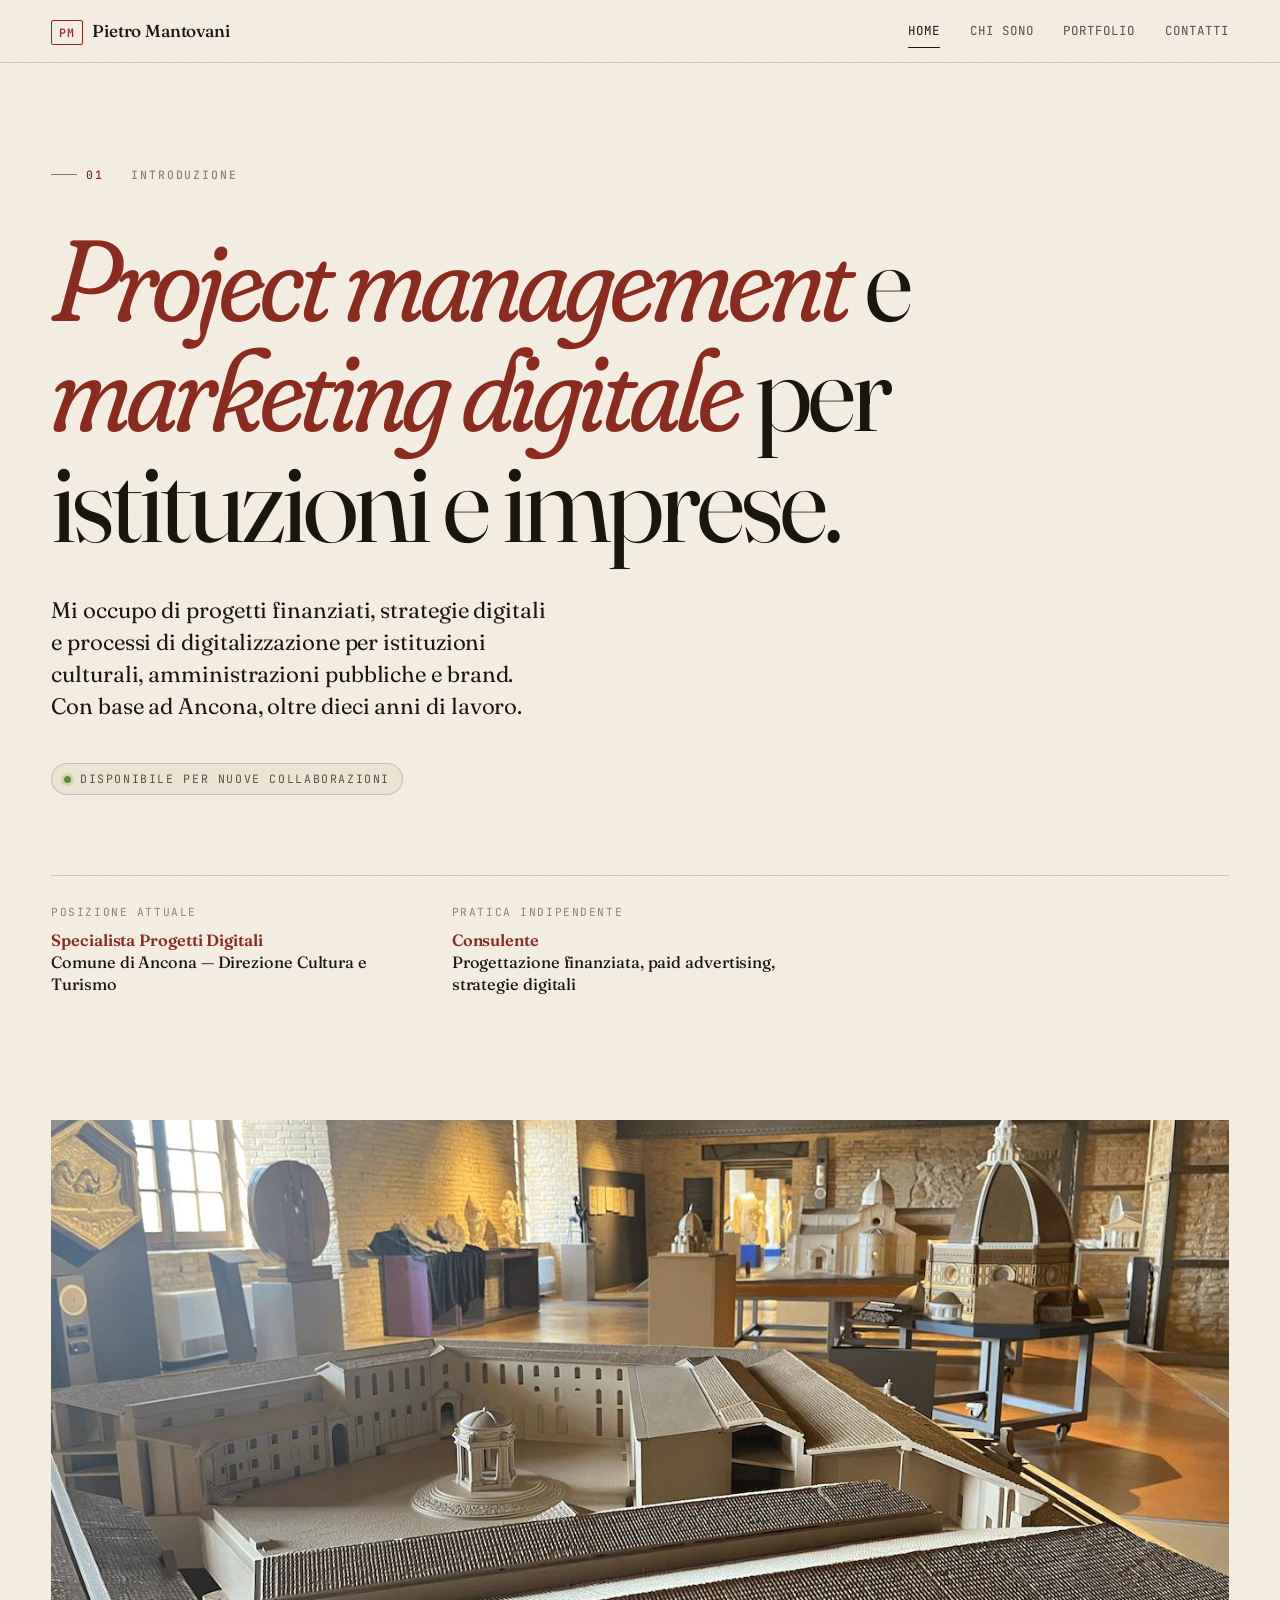
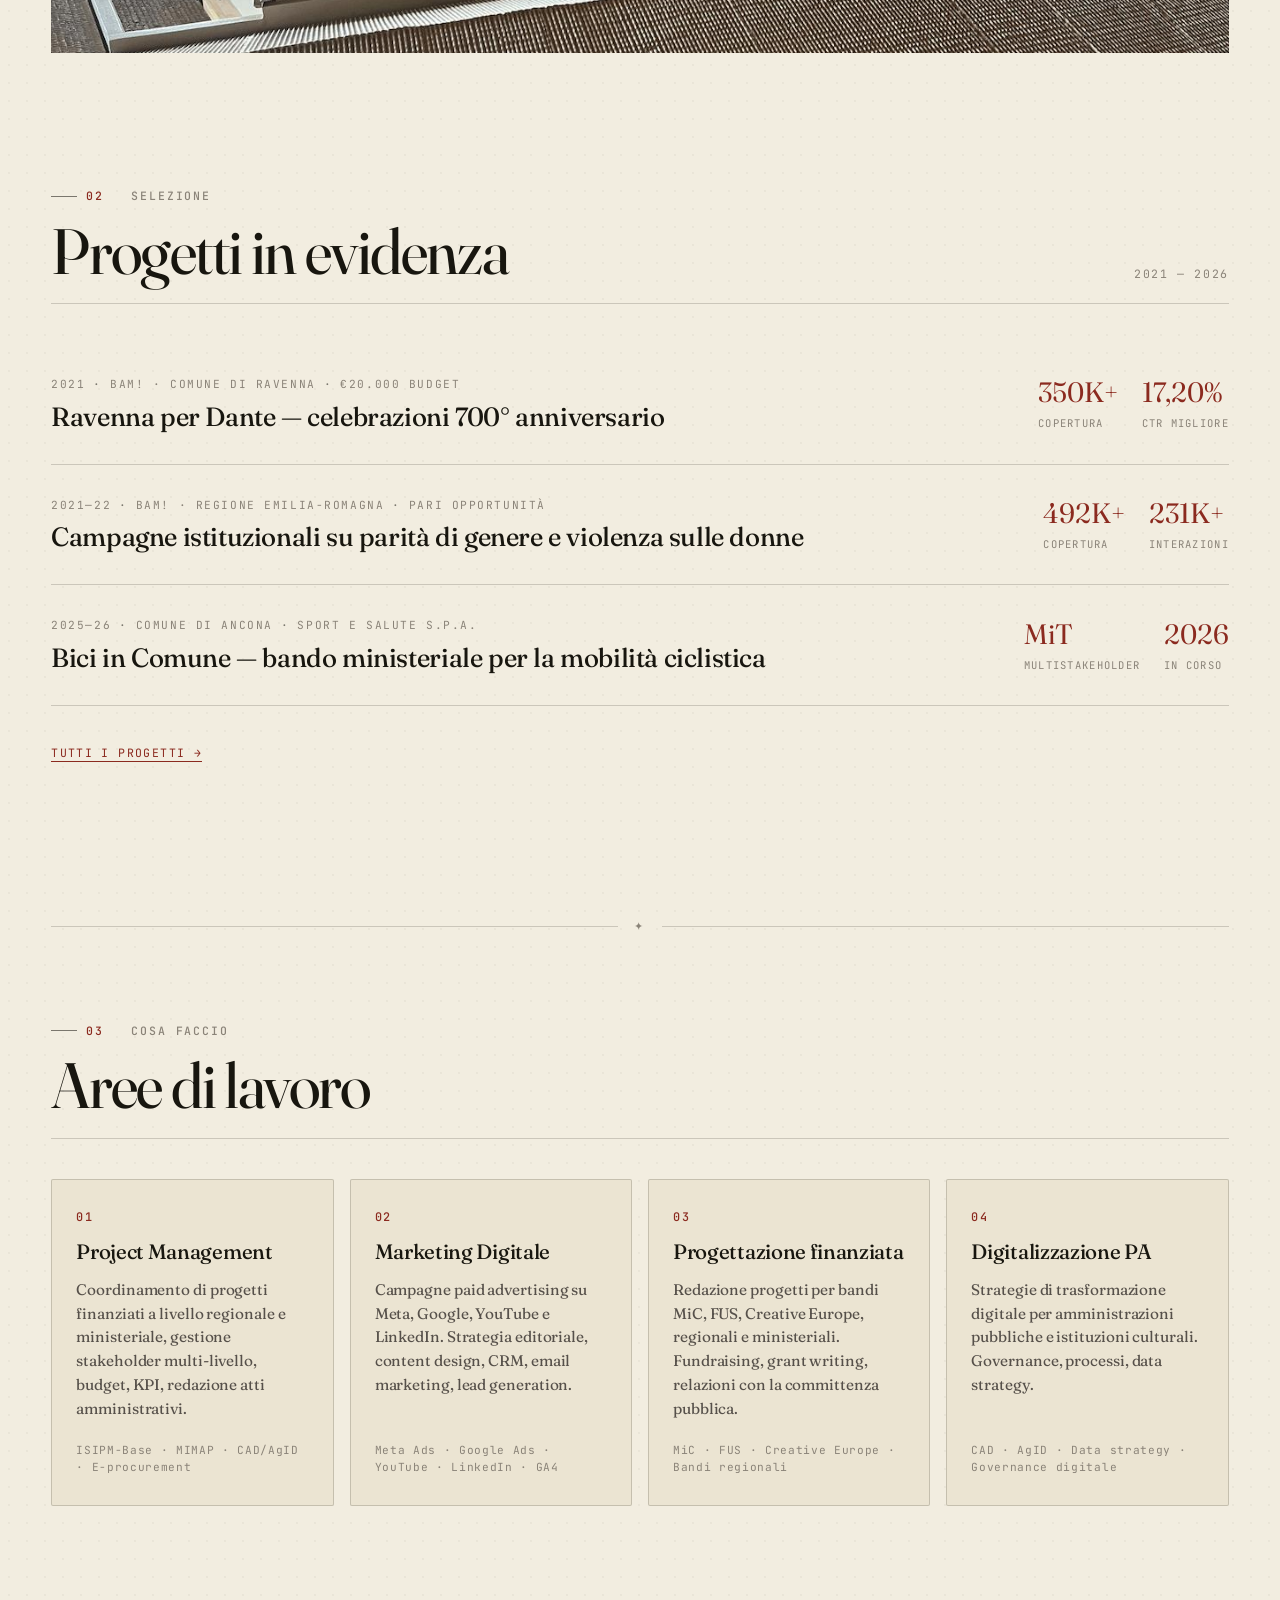
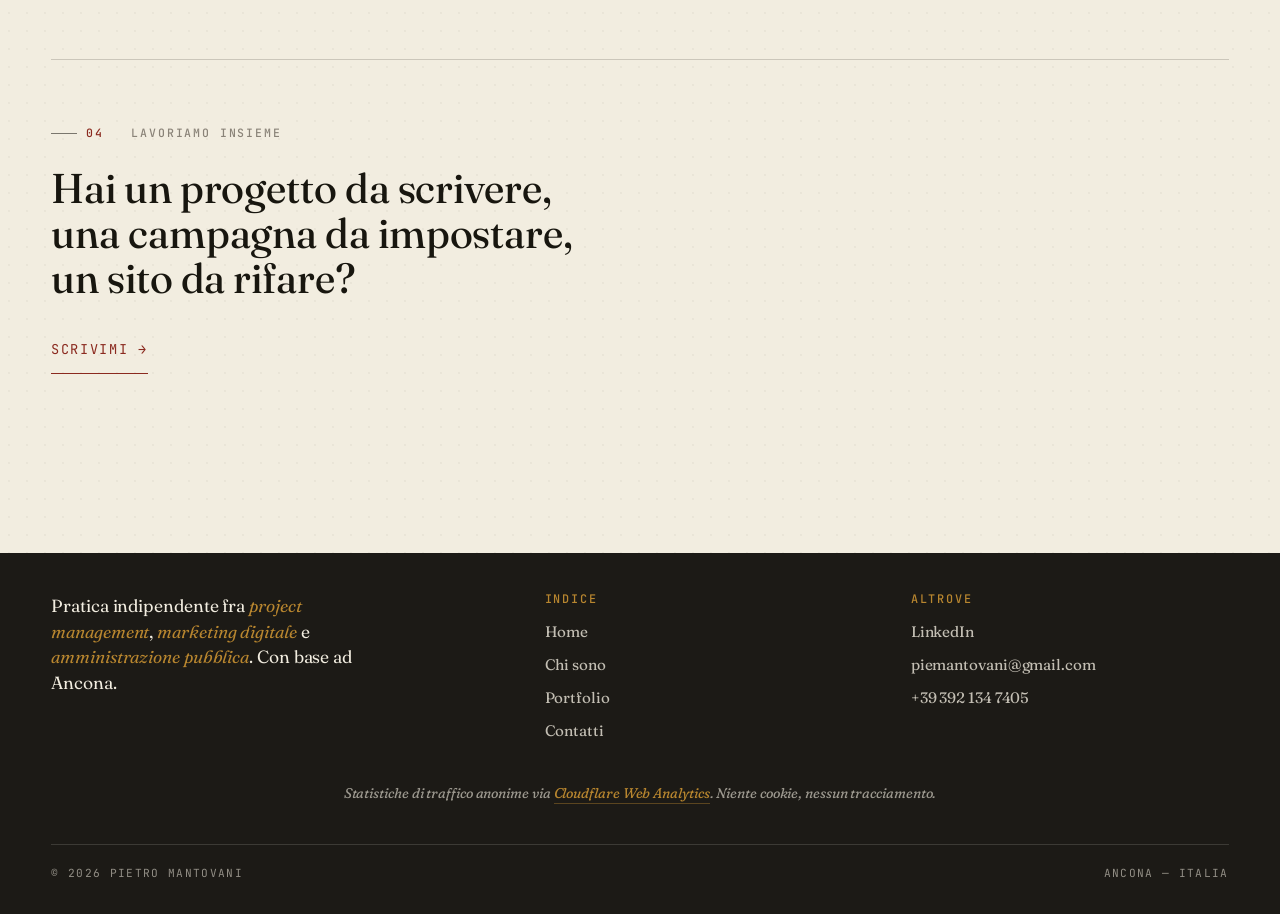
<file: index.html>
<!doctype html>
<html lang="it">
<head>
  <meta charset="utf-8">
  <meta name="viewport" content="width=device-width, initial-scale=1">
  <title>Pietro Mantovani — Project Manager & Digital Marketing</title>
  <meta name="description" content="Project Manager (ISIPM) e specialista di marketing digitale per cultura e amministrazione pubblica. Progetti finanziati, paid advertising, digitalizzazione PA. Base ad Ancona.">
  <meta name="keywords" content="project manager, marketing digitale, progettazione finanziata, digitalizzazione PA, paid advertising, cultura, amministrazione pubblica, Ancona">
  <meta property="og:title" content="Pietro Mantovani — Project Manager & Digital Marketing">
  <meta property="og:description" content="Project management e marketing digitale per cultura e amministrazione pubblica.">
  <meta property="og:type" content="website">
  <link rel="stylesheet" href="style.css">
  <link rel="icon" href="data:image/svg+xml,%3Csvg xmlns='http://www.w3.org/2000/svg' viewBox='0 0 100 100'%3E%3Crect width='100' height='100' fill='%23F2EDE0'/%3E%3Ctext y='75' x='50' text-anchor='middle' font-size='70' font-family='serif' fill='%238B2A1F'%3EP%3C/text%3E%3C/svg%3E">
</head>
<body>

  <header class="site-header">
    <div class="nav-wrap">
      <a class="brand" href="index.html">
        <span class="brand-mark">PM</span>
        Pietro Mantovani
      </a>
      <button class="nav-toggle" aria-expanded="false" aria-controls="nav-list">Menu</button>
      <ul class="nav-list" id="nav-list">
        <li><a href="index.html">Home</a></li>
        <li><a href="chi-sono.html">Chi sono</a></li>
        <li><a href="portfolio.html">Portfolio</a></li>
        <li><a href="contatti.html">Contatti</a></li>
      </ul>
    </div>
  </header>

  <main>
    <section class="shell hero">
      <div class="hero-grid">
        <p class="eyebrow reveal"><span class="num">01</span> &nbsp; Introduzione</p>

        <h1 class="display-xl reveal" data-delay="1">
          <em>Project management</em> e <em>marketing digitale</em> 
          per istituzioni e imprese.
        </h1>

        <p class="lede reveal" data-delay="2">
          Mi occupo di progetti finanziati, strategie digitali e processi di digitalizzazione per istituzioni culturali, amministrazioni pubbliche e brand.
          Con base ad Ancona, oltre dieci anni di lavoro.
        </p>

        <div class="reveal" data-delay="3">
          <span class="status">
            <span class="dot" aria-hidden="true"></span>
            Disponibile per nuove collaborazioni
          </span>
        </div>

        <div class="hero-meta reveal" data-delay="4">
  <div class="cell">
    <span class="label">Posizione attuale</span>
    <span class="value">
      <strong>Specialista Progetti Digitali</strong><br>
      Comune di Ancona — Direzione Cultura e Turismo
    </span>
  </div>
  <div class="cell">
    <span class="label">Pratica indipendente</span>
    <span class="value">
      <strong>Consulente</strong><br>
      Progettazione finanziata, paid advertising, strategie digitali
    </span>
  </div>
</div>
    </section>

    <!-- ADD: banda foto fra hero e progetti -->
    <section class="shell" style="padding-top:0; padding-bottom:0;">
      <figure class="photo-banner reveal">
        <!-- Quando hai la foto vera, sostituisci la <div> qui sotto con:
             <img src="img/ancona-banner.jpg"
                  alt="Ancona"
                  width="1600" height="533"
                  loading="lazy"> -->
        <img src="img/mole.jpg"
                  alt="Mole Vanvitelliana - Museo Omero"
                  width="1600" height="533"
                  loading="lazy">
      </figure>
    </section>
    <!-- /ADD -->

    <section class="shell">
      <div class="section-head reveal">
        <div>
          <p class="eyebrow"><span class="num">02</span> &nbsp; Selezione</p>
          <h2 class="display-l" style="margin-top:0.8rem;">Progetti in evidenza</h2>
        </div>
        <span class="right">2021 — 2026</span>
      </div>

      <div class="highlight-grid">
        <a class="highlight-card reveal" href="portfolio.html#ravenna-dante">
          <div class="info">
            <span class="label-row">
              <span>2021</span>
              <span>BAM! · Comune di Ravenna</span>
              <span>€20.000 budget</span>
            </span>
            <span class="h-title">Ravenna per Dante — celebrazioni 700° anniversario</span>
          </div>
          <div class="nums">
            <div><span class="num">350K+</span><span class="lbl">Copertura</span></div>
            <div><span class="num">17,20%</span><span class="lbl">CTR migliore</span></div>
          </div>
        </a>

        <a class="highlight-card reveal" href="portfolio.html#regione-er">
          <div class="info">
            <span class="label-row">
              <span>2021—22</span>
              <span>BAM! · Regione Emilia-Romagna</span>
              <span>Pari opportunità</span>
            </span>
            <span class="h-title">Campagne istituzionali su parità di genere e violenza sulle donne</span>
          </div>
          <div class="nums">
            <div><span class="num">492K+</span><span class="lbl">Copertura</span></div>
            <div><span class="num">231K+</span><span class="lbl">Interazioni</span></div>
          </div>
        </a>

        <a class="highlight-card reveal" href="portfolio.html#bici-in-comune">
          <div class="info">
            <span class="label-row">
              <span>2025—26</span>
              <span>Comune di Ancona</span>
              <span>Sport e Salute S.p.A.</span>
            </span>
            <span class="h-title">Bici in Comune — bando ministeriale per la mobilità ciclistica</span>
          </div>
          <div class="nums">
            <div><span class="num">MiT</span><span class="lbl">Multistakeholder</span></div>
            <div><span class="num">2026</span><span class="lbl">In corso</span></div>
          </div>
        </a>
      </div>

      <p style="margin-top:2rem;" class="reveal">
        <a href="portfolio.html" class="proj-link">Tutti i progetti →</a>
      </p>
    </section>

    <div class="shell" style="padding-top:0;padding-bottom:0;">
      <div class="rule-ornament"><span>✦</span></div>
    </div>

    <section class="shell" style="padding-top:0;">
      <div class="section-head reveal">
        <div>
          <p class="eyebrow"><span class="num">03</span> &nbsp; Cosa faccio</p>
          <h2 class="display-l" style="margin-top:0.8rem;">Aree di lavoro</h2>
        </div>
      </div>

      <div class="services-grid">
        <article class="service-card reveal">
          <span class="num">01</span>
          <h3>Project Management</h3>
          <p>Coordinamento di progetti finanziati a livello regionale e ministeriale, gestione stakeholder multi-livello, budget, KPI, redazione atti amministrativi.</p>
          <span class="tools">ISIPM-Base · MIMAP · CAD/AgID · E-procurement</span>
        </article>

        <article class="service-card reveal" data-delay="1">
          <span class="num">02</span>
          <h3>Marketing Digitale</h3>
          <p>Campagne paid advertising su Meta, Google, YouTube e LinkedIn. Strategia editoriale, content design, CRM, email marketing, lead generation.</p>
          <span class="tools">Meta Ads · Google Ads · YouTube · LinkedIn · GA4</span>
        </article>

        <article class="service-card reveal" data-delay="2">
          <span class="num">03</span>
          <h3>Progettazione finanziata</h3>
          <p>Redazione progetti per bandi MiC, FUS, Creative Europe, regionali e ministeriali. Fundraising, grant writing, relazioni con la committenza pubblica.</p>
          <span class="tools">MiC · FUS · Creative Europe · Bandi regionali</span>
        </article>

        <article class="service-card reveal" data-delay="3">
          <span class="num">04</span>
          <h3>Digitalizzazione PA</h3>
          <p>Strategie di trasformazione digitale per amministrazioni pubbliche e istituzioni culturali. Governance, processi, data strategy.</p>
          <span class="tools">CAD · AgID · Data strategy · Governance digitale</span>
        </article>
      </div>
    </section>

    <section class="shell">
      <div class="reveal" style="display:flex;flex-direction:column;gap:1.5rem;align-items:flex-start;border-top:1px solid var(--rule);padding-top:clamp(2.5rem,5vw,4rem);">
        <p class="eyebrow"><span class="num">04</span> &nbsp; Lavoriamo insieme</p>
        <p class="display-m" style="max-width:22ch;">Hai un progetto da scrivere, una campagna da impostare, un sito da rifare?</p>
        <a href="contatti.html" class="proj-link" style="font-size:0.85rem;padding:0.85rem 0;">Scrivimi →</a>
      </div>
    </section>
  </main>

<footer class="site-footer">
  <div class="footer-inner">
    <p class="colophon">
      Pratica indipendente fra <em>project management</em>, <em>marketing digitale</em> e <em>amministrazione pubblica</em>. Con base ad Ancona.
    </p>
    <div>
      <h4>Indice</h4>
      <ul>
        <li><a href="index.html">Home</a></li>
        <li><a href="chi-sono.html">Chi sono</a></li>
        <li><a href="portfolio.html">Portfolio</a></li>
        <li><a href="contatti.html">Contatti</a></li>
      </ul>
    </div>
    <div>
      <h4>Altrove</h4>
      <ul>
        <li><a href="https://www.linkedin.com/in/pietro-mantovani/" target="_blank" rel="noopener">LinkedIn</a></li>
        <li><a href="mailto:piemantovani@gmail.com">piemantovani@gmail.com</a></li>
        <li><a href="tel:+393921347405">+39 392 134 7405</a></li>
      </ul>
    </div>
  </div>
  <p class="foot-note">
    Statistiche di traffico anonime via <a href="https://www.cloudflare.com/web-analytics/" target="_blank" rel="noopener">Cloudflare Web Analytics</a>. Niente cookie, nessun tracciamento.
  </p>
  <div class="foot-bar">
    <span>© <span data-year>2026</span> Pietro Mantovani</span>
    <span>Ancona — Italia</span>
  </div>
</footer>

  <script src="script.js"></script>

  <!-- Cloudflare Web Analytics --><script defer src='https://static.cloudflareinsights.com/beacon.min.js' data-cf-beacon='{"token": "3e59ce68e0f0406b8a7947e006429fc2"}'></script><!-- End Cloudflare Web Analytics -->
  
</body>
</html>
</file>
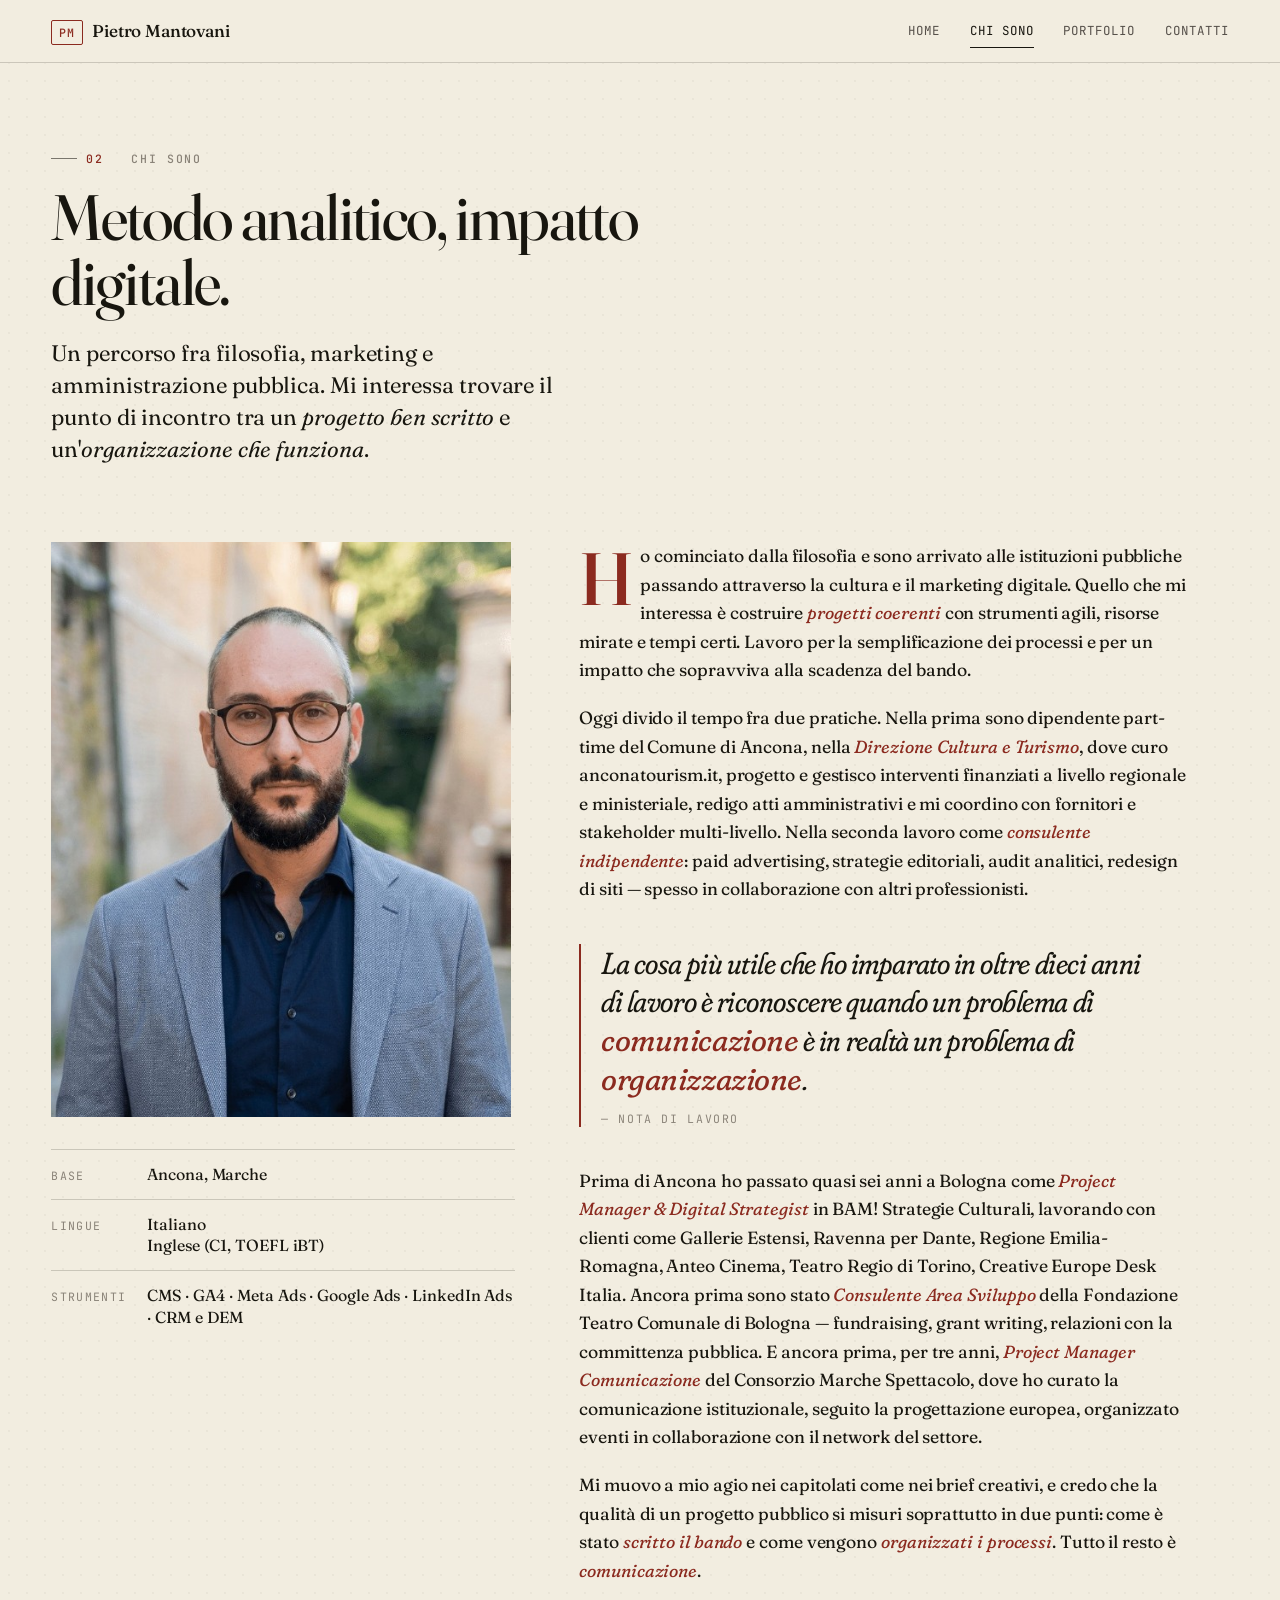
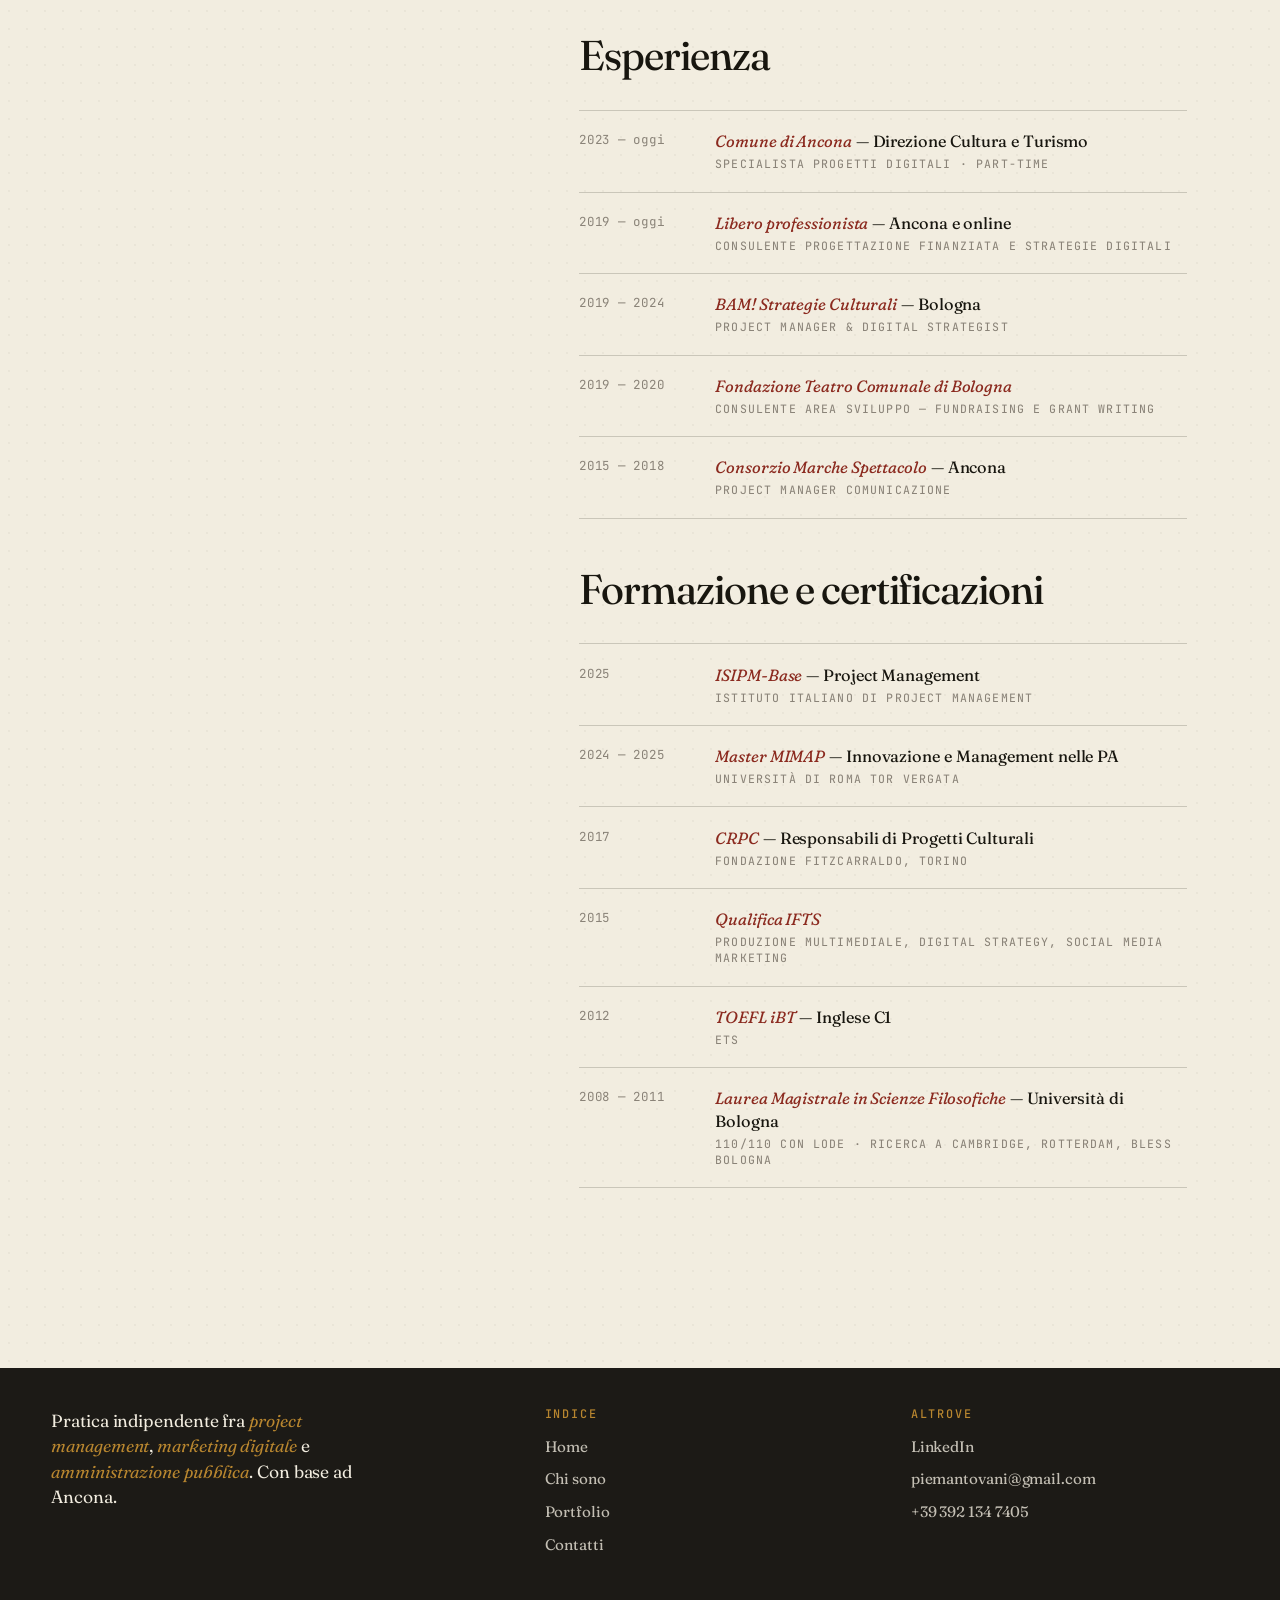
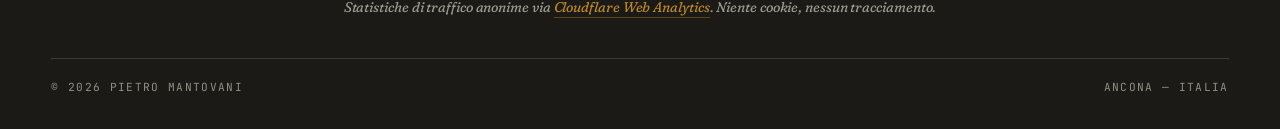
<file: chi-sono.html>
<!doctype html>
<html lang="it">
<head>
  <meta charset="utf-8">
  <meta name="viewport" content="width=device-width, initial-scale=1">
  <title>Chi sono — Pietro Mantovani</title>
  <meta name="description" content="Project Manager certificato ISIPM con Master MIMAP. Esperienza in cultura e amministrazione pubblica, marketing digitale, progettazione finanziata.">
  <link rel="stylesheet" href="style.css">
  <link rel="icon" href="data:image/svg+xml,%3Csvg xmlns='http://www.w3.org/2000/svg' viewBox='0 0 100 100'%3E%3Crect width='100' height='100' fill='%23F2EDE0'/%3E%3Ctext y='75' x='50' text-anchor='middle' font-size='70' font-family='serif' fill='%238B2A1F'%3EP%3C/text%3E%3C/svg%3E">
</head>
<body>

  <header class="site-header">
    <div class="nav-wrap">
      <a class="brand" href="index.html">
        <span class="brand-mark">PM</span>
        Pietro Mantovani
      </a>
      <button class="nav-toggle" aria-expanded="false" aria-controls="nav-list">Menu</button>
      <ul class="nav-list" id="nav-list">
        <li><a href="index.html">Home</a></li>
        <li><a href="chi-sono.html">Chi sono</a></li>
        <li><a href="portfolio.html">Portfolio</a></li>
        <li><a href="contatti.html">Contatti</a></li>
      </ul>
    </div>
  </header>

  <main>
    <section class="shell">
      <p class="eyebrow reveal"><span class="num">02</span> &nbsp; Chi sono</p>
      <h1 class="display-l reveal" data-delay="1" style="margin-top:1rem;max-width:18ch;">
        Metodo analitico, impatto digitale.
      </h1>
<p class="lede reveal" data-delay="2" style="margin-top:1.5rem;">
        Un percorso fra filosofia, marketing e amministrazione pubblica. Mi interessa trovare il punto di incontro tra un <em>progetto ben scritto</em> e un'<em>organizzazione che funziona</em>.
      </p>
      <div class="editorial" style="margin-top:clamp(3rem, 6vw, 5rem);">
        <aside class="editorial-sidebar reveal">

          <!-- ADD: ritratto in cima alla sidebar -->
          <figure class="portrait">
            <!-- Quando hai la foto vera, sostituisci la <div> qui sotto con:
                 <img src="img/pietro-ritratto.jpg"
                      alt="Pietro Mantovani"
                      width="800" height="1000"
                      loading="eager"> -->
            <img src="img/bio.jpg" alt="Pietro Mantovani" width="800" height="1000" loading="eager">
          </figure>
          <!-- /ADD -->

          <ul class="fact-list">
            <li><span class="k">Base</span><span class="v">Ancona, Marche</span></li>
            <li><span class="k">Lingue</span><span class="v">Italiano<br>Inglese (C1, TOEFL iBT)</span></li>
            <li><span class="k">Strumenti</span><span class="v">CMS · GA4 · Meta Ads · Google Ads · LinkedIn Ads · CRM e DEM</span></li>
            <li><span class="k">Aree</span><span class="v">Project management · Marketing digitale · Progettazione finanziata · Digitalizzazione PA</span></li>
          </ul>

          <p style="margin-top:2.5rem;">
            <a href="contatti.html" class="proj-link">Lavoriamo insieme →</a>
          </p>
        </aside>

        <article class="prose reveal" data-delay="1">
          <p class="dropcap">
            Ho cominciato dalla filosofia e sono arrivato alle istituzioni pubbliche passando
           attraverso la cultura e il marketing digitale. Quello che mi interessa è
            costruire <em>progetti coerenti</em> con strumenti agili, risorse mirate e tempi certi.
            Lavoro per la semplificazione dei processi e per un impatto che sopravviva alla scadenza
            del bando.
          </p>

          <p>
            Oggi divido il tempo fra due pratiche. Nella prima sono dipendente part-time del
            Comune di Ancona, nella <em>Direzione Cultura e Turismo</em>, dove curo anconatourism.it,
            progetto e gestisco interventi finanziati a livello regionale e ministeriale,
            redigo atti amministrativi e mi coordino con
            fornitori e stakeholder multi-livello. Nella seconda lavoro come <em>consulente
            indipendente</em>: paid advertising, strategie editoriali, audit analitici, redesign
            di siti — spesso in collaborazione con altri professionisti.
          </p>

          <div class="pullquote">
            La cosa più utile che ho imparato in oltre dieci anni di lavoro è riconoscere
            quando un problema di <em>comunicazione</em> è in realtà un problema di <em>organizzazione</em>.
            <cite>— Nota di lavoro</cite>
          </div>

          <p>
            Prima di Ancona ho passato quasi sei anni a Bologna come <em>Project Manager
            &amp; Digital Strategist</em> in BAM! Strategie Culturali, lavorando con clienti
            come Gallerie Estensi, Ravenna per Dante, Regione Emilia-Romagna, Anteo Cinema,
            Teatro Regio di Torino, Creative Europe Desk Italia. Ancora prima sono stato
            <em>Consulente Area Sviluppo</em> della Fondazione Teatro Comunale di Bologna
            — fundraising, grant writing, relazioni con la committenza pubblica. E ancora
            prima, per tre anni, <em>Project Manager Comunicazione</em> del Consorzio Marche
            Spettacolo, dove ho curato la comunicazione istituzionale, seguito la progettazione europea,
            organizzato eventi in collaborazione con il network del settore.
          </p>

          <p>
            Mi muovo a mio agio nei capitolati come nei brief creativi, e credo che la
            qualità di un progetto pubblico si misuri soprattutto in due punti: come è
            stato <em>scritto il bando</em> e come vengono <em>organizzati i processi</em>.
            Tutto il resto è <em>comunicazione</em>.
          </p>

          <h2 class="display-m" style="margin-top:3rem;margin-bottom:1.5rem;">Esperienza</h2>

          <ul class="timeline">
            <li>
              <span class="when">2023 — oggi</span>
              <span class="what">
                <em>Comune di Ancona</em> — Direzione Cultura e Turismo
                <span class="role">Specialista Progetti Digitali · part-time</span>
              </span>
            </li>
            <li>
              <span class="when">2019 — oggi</span>
              <span class="what">
                <em>Libero professionista</em> — Ancona e online
                <span class="role">Consulente progettazione finanziata e strategie digitali</span>
              </span>
            </li>
            <li>
              <span class="when">2019 — 2024</span>
              <span class="what">
                <em>BAM! Strategie Culturali</em> — Bologna
                <span class="role">Project Manager &amp; Digital Strategist</span>
              </span>
            </li>
            <li>
              <span class="when">2019 — 2020</span>
              <span class="what">
                <em>Fondazione Teatro Comunale di Bologna</em>
                <span class="role">Consulente Area Sviluppo — fundraising e grant writing</span>
              </span>
            </li>
            <li>
              <span class="when">2015 — 2018</span>
              <span class="what">
                <em>Consorzio Marche Spettacolo</em> — Ancona
                <span class="role">Project Manager Comunicazione</span>
              </span>
            </li>
          </ul>

          <h2 class="display-m" style="margin-top:3rem;margin-bottom:1.5rem;">Formazione e certificazioni</h2>

          <ul class="timeline">
            <li>
              <span class="when">2025</span>
              <span class="what">
                <em>ISIPM-Base</em> — Project Management
                <span class="role">Istituto Italiano di Project Management</span>
              </span>
            </li>
            <li>
              <span class="when">2024 — 2025</span>
              <span class="what">
                <em>Master MIMAP</em> — Innovazione e Management nelle PA
                <span class="role">Università di Roma Tor Vergata</span>
              </span>
            </li>
            <li>
              <span class="when">2017</span>
              <span class="what">
                <em>CRPC</em> — Responsabili di Progetti Culturali
                <span class="role">Fondazione Fitzcarraldo, Torino</span>
              </span>
            </li>
            <li>
              <span class="when">2015</span>
              <span class="what">
                <em>Qualifica IFTS</em>
                <span class="role">Produzione multimediale, digital strategy, social media marketing</span>
              </span>
            </li>
            <li>
              <span class="when">2012</span>
              <span class="what">
                <em>TOEFL iBT</em> — Inglese C1
                <span class="role">ETS</span>
              </span>
            </li>
            <li>
              <span class="when">2008 — 2011</span>
              <span class="what">
                <em>Laurea Magistrale in Scienze Filosofiche</em> — Università di Bologna
                <span class="role">110/110 con Lode · Ricerca a Cambridge, Rotterdam, BLESS Bologna</span>
              </span>
            </li>
          </ul>
        </article>
      </div>
    </section>
  </main>

 <footer class="site-footer">
  <div class="footer-inner">
    <p class="colophon">
      Pratica indipendente fra <em>project management</em>, <em>marketing digitale</em> e <em>amministrazione pubblica</em>. Con base ad Ancona.
    </p>
    <div>
      <h4>Indice</h4>
      <ul>
        <li><a href="index.html">Home</a></li>
        <li><a href="chi-sono.html">Chi sono</a></li>
        <li><a href="portfolio.html">Portfolio</a></li>
        <li><a href="contatti.html">Contatti</a></li>
      </ul>
    </div>
    <div>
      <h4>Altrove</h4>
      <ul>
        <li><a href="https://www.linkedin.com/in/pietro-mantovani/" target="_blank" rel="noopener">LinkedIn</a></li>
        <li><a href="mailto:piemantovani@gmail.com">piemantovani@gmail.com</a></li>
        <li><a href="tel:+393921347405">+39 392 134 7405</a></li>
      </ul>
    </div>
  </div>
  <p class="foot-note">
    Statistiche di traffico anonime via <a href="https://www.cloudflare.com/web-analytics/" target="_blank" rel="noopener">Cloudflare Web Analytics</a>. Niente cookie, nessun tracciamento.
  </p>
  <div class="foot-bar">
    <span>© <span data-year>2026</span> Pietro Mantovani</span>
    <span>Ancona — Italia</span>
  </div>
</footer>

  <script src="script.js"></script>

  <!-- Cloudflare Web Analytics --><script defer src='https://static.cloudflareinsights.com/beacon.min.js' data-cf-beacon='{"token": "3e59ce68e0f0406b8a7947e006429fc2"}'></script><!-- End Cloudflare Web Analytics -->

  
</body>
</html>
</file>
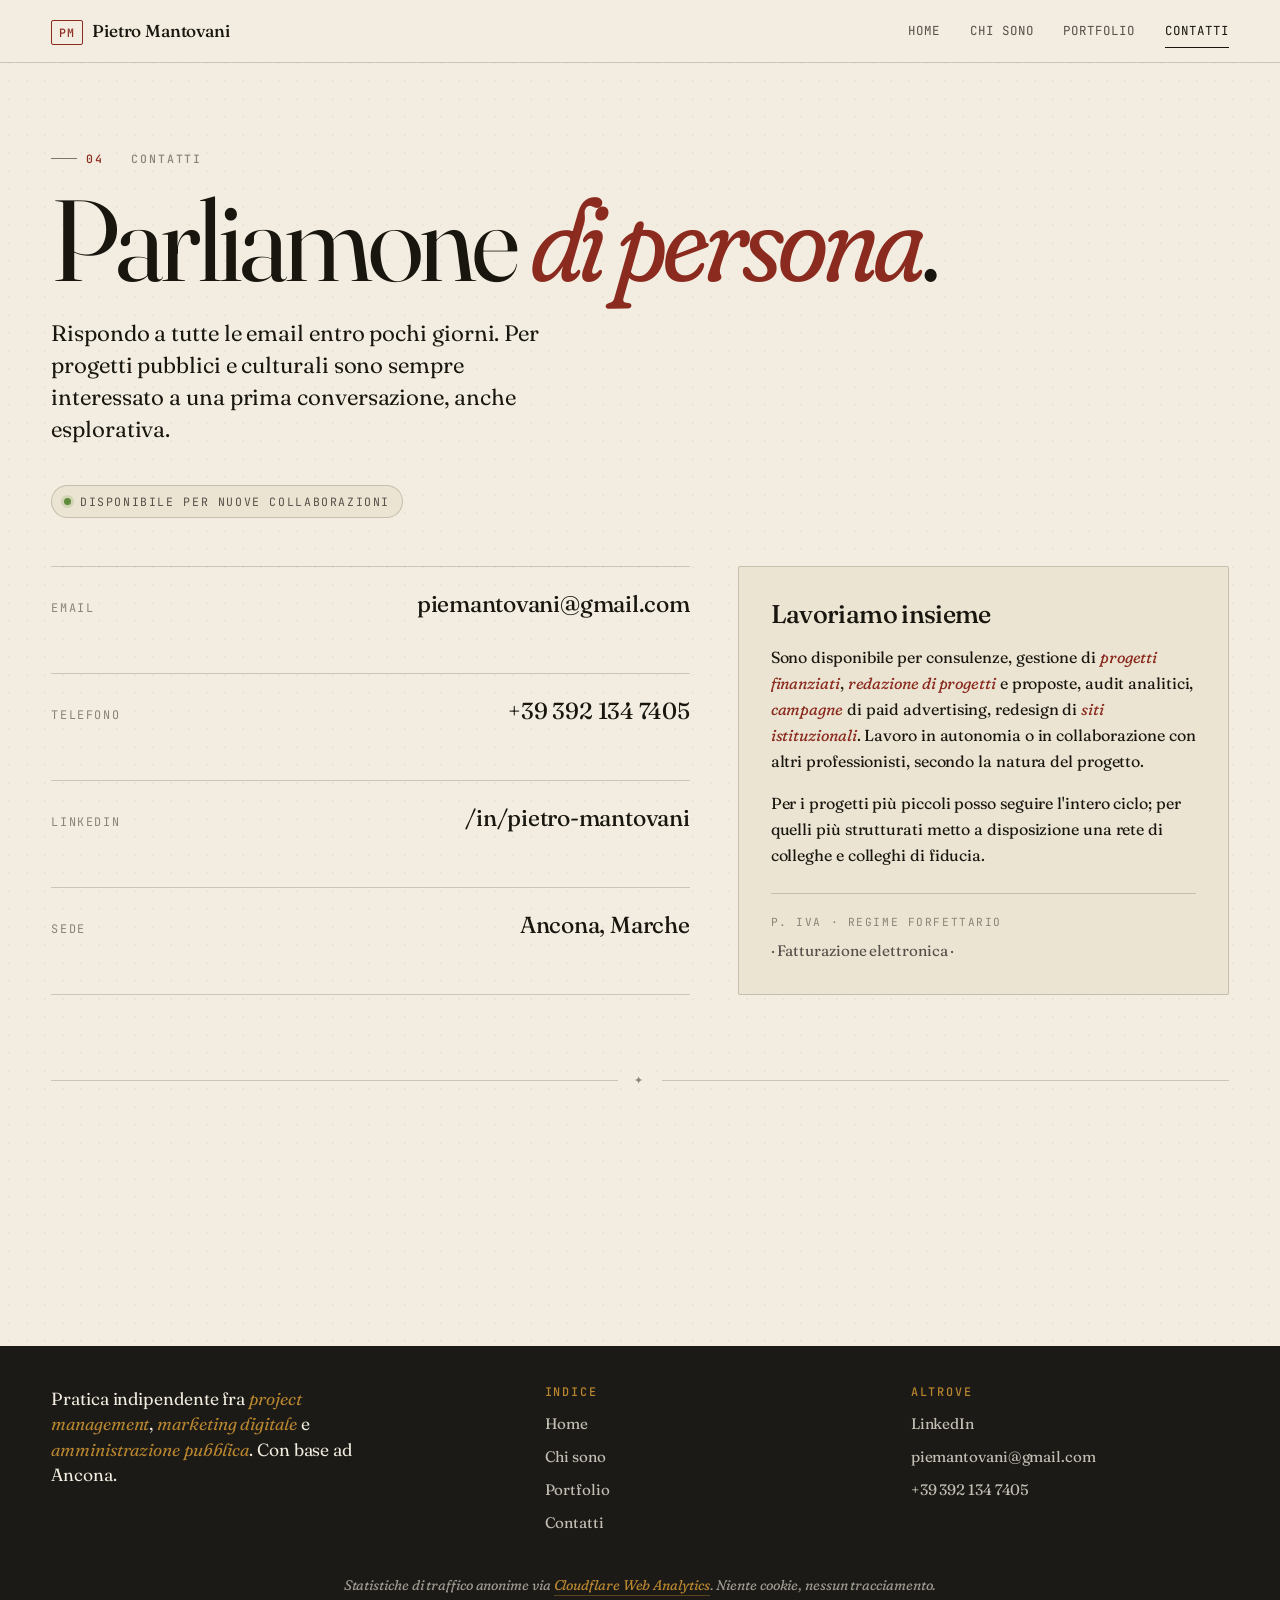
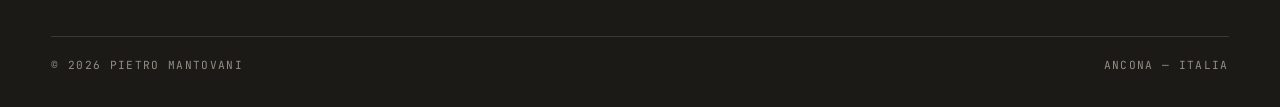
<file: contatti.html>
<!doctype html>
<html lang="it">
<head>
  <meta charset="utf-8">
  <meta name="viewport" content="width=device-width, initial-scale=1">
  <title>Contatti — Pietro Mantovani</title>
  <meta name="description" content="Email, telefono, LinkedIn. Pietro Mantovani — Project Manager e Digital Marketing Specialist. Base Ancona.">
  <link rel="stylesheet" href="style.css">
  <link rel="icon" href="data:image/svg+xml,%3Csvg xmlns='http://www.w3.org/2000/svg' viewBox='0 0 100 100'%3E%3Crect width='100' height='100' fill='%23F2EDE0'/%3E%3Ctext y='75' x='50' text-anchor='middle' font-size='70' font-family='serif' fill='%238B2A1F'%3EP%3C/text%3E%3C/svg%3E">
</head>
<body>

  <header class="site-header">
    <div class="nav-wrap">
      <a class="brand" href="index.html">
        <span class="brand-mark">PM</span>
        Pietro Mantovani
      </a>
      <button class="nav-toggle" aria-expanded="false" aria-controls="nav-list">Menu</button>
      <ul class="nav-list" id="nav-list">
        <li><a href="index.html">Home</a></li>
        <li><a href="chi-sono.html">Chi sono</a></li>
        <li><a href="portfolio.html">Portfolio</a></li>
        <li><a href="contatti.html">Contatti</a></li>
      </ul>
    </div>
  </header>

  <main>
    <section class="shell">
      <p class="eyebrow reveal"><span class="num">04</span> &nbsp; Contatti</p>
      <h1 class="display-xl reveal" data-delay="1" style="margin-top:1rem;">
        Parliamone <em>di persona</em>.
      </h1>
      <p class="lede reveal" data-delay="2" style="margin-top:1.5rem;">
        Rispondo a tutte le email entro pochi giorni. Per progetti pubblici e
        culturali sono sempre interessato a una prima conversazione, anche
        esplorativa.
      </p>

      <div class="reveal" data-delay="3" style="margin-top:2.5rem;">
        <span class="status">
          <span class="dot" aria-hidden="true"></span>
          Disponibile per nuove collaborazioni
        </span>
      </div>

      <div class="contact-grid">
        <ul class="contact-links reveal">
          <li>
            <a href="mailto:piemantovani@gmail.com">
              <span class="label">Email</span>
              <span class="handle">piemantovani@gmail.com</span>
            </a>
          </li>
          <li>
            <a href="tel:+393921347405">
              <span class="label">Telefono</span>
              <span class="handle">+39 392 134 7405</span>
            </a>
          </li>
          <li>
            <a href="https://www.linkedin.com/in/pietro-mantovani/" target="_blank" rel="noopener">
              <span class="label">LinkedIn</span>
              <span class="handle">/in/pietro-mantovani</span>
            </a>
          </li>
          <li>
            <a href="#sede">
              <span class="label">Sede</span>
              <span class="handle">Ancona, Marche</span>
            </a>
          </li>
        </ul>

        <aside class="reveal" data-delay="2" style="background:var(--bg-warm);padding:2rem;border:1px solid var(--rule);border-radius:2px;align-self:start;">
          <h3 class="display-s" style="margin-bottom:1rem;">Lavoriamo insieme</h3>
          <p class="prose" style="font-size:1rem;">
            Sono disponibile per consulenze, gestione di <em>progetti finanziati</em>,
            <em>redazione di progetti</em> e proposte, audit analitici, <em>campagne</em> di paid
            advertising, redesign di <em>siti istituzionali</em>. Lavoro in autonomia o
            in collaborazione con altri professionisti, secondo la natura del
            progetto.
          </p>
          <p class="prose" style="font-size:1rem;margin-top:1rem;">
            Per i progetti più piccoli posso seguire l'intero ciclo; per quelli
            più strutturati metto a disposizione una rete di colleghe e colleghi
            di fiducia.
          </p>

          <div style="margin-top:1.5rem;padding-top:1.25rem;border-top:1px solid var(--rule);">
            <p style="font-family:var(--mono);font-size:0.7rem;letter-spacing:0.14em;text-transform:uppercase;color:var(--ink-mute);margin-bottom:0.5rem;">
              P. IVA · Regime forfettario
            </p>
            <p style="font-size:0.95rem;color:var(--ink-soft);">
             · Fatturazione elettronica · 
            </p>
          </div>
        </aside>
      </div>

      <div class="rule-ornament"><span>✦</span></div>
      
    </section>
  </main>

 <footer class="site-footer">
  <div class="footer-inner">
    <p class="colophon">
      Pratica indipendente fra <em>project management</em>, <em>marketing digitale</em> e <em>amministrazione pubblica</em>. Con base ad Ancona.
    </p>
    <div>
      <h4>Indice</h4>
      <ul>
        <li><a href="index.html">Home</a></li>
        <li><a href="chi-sono.html">Chi sono</a></li>
        <li><a href="portfolio.html">Portfolio</a></li>
        <li><a href="contatti.html">Contatti</a></li>
      </ul>
    </div>
    <div>
      <h4>Altrove</h4>
      <ul>
        <li><a href="https://www.linkedin.com/in/pietro-mantovani/" target="_blank" rel="noopener">LinkedIn</a></li>
        <li><a href="mailto:piemantovani@gmail.com">piemantovani@gmail.com</a></li>
        <li><a href="tel:+393921347405">+39 392 134 7405</a></li>
      </ul>
    </div>
  </div>
  <p class="foot-note">
    Statistiche di traffico anonime via <a href="https://www.cloudflare.com/web-analytics/" target="_blank" rel="noopener">Cloudflare Web Analytics</a>. Niente cookie, nessun tracciamento.
  </p>
  <div class="foot-bar">
    <span>© <span data-year>2026</span> Pietro Mantovani</span>
    <span>Ancona — Italia</span>
  </div>
</footer>
  
  <script src="script.js"></script>

  <!-- Cloudflare Web Analytics --><script defer src='https://static.cloudflareinsights.com/beacon.min.js' data-cf-beacon='{"token": "3e59ce68e0f0406b8a7947e006429fc2"}'></script><!-- End Cloudflare Web Analytics -->

  
</body>
</html>
</file>
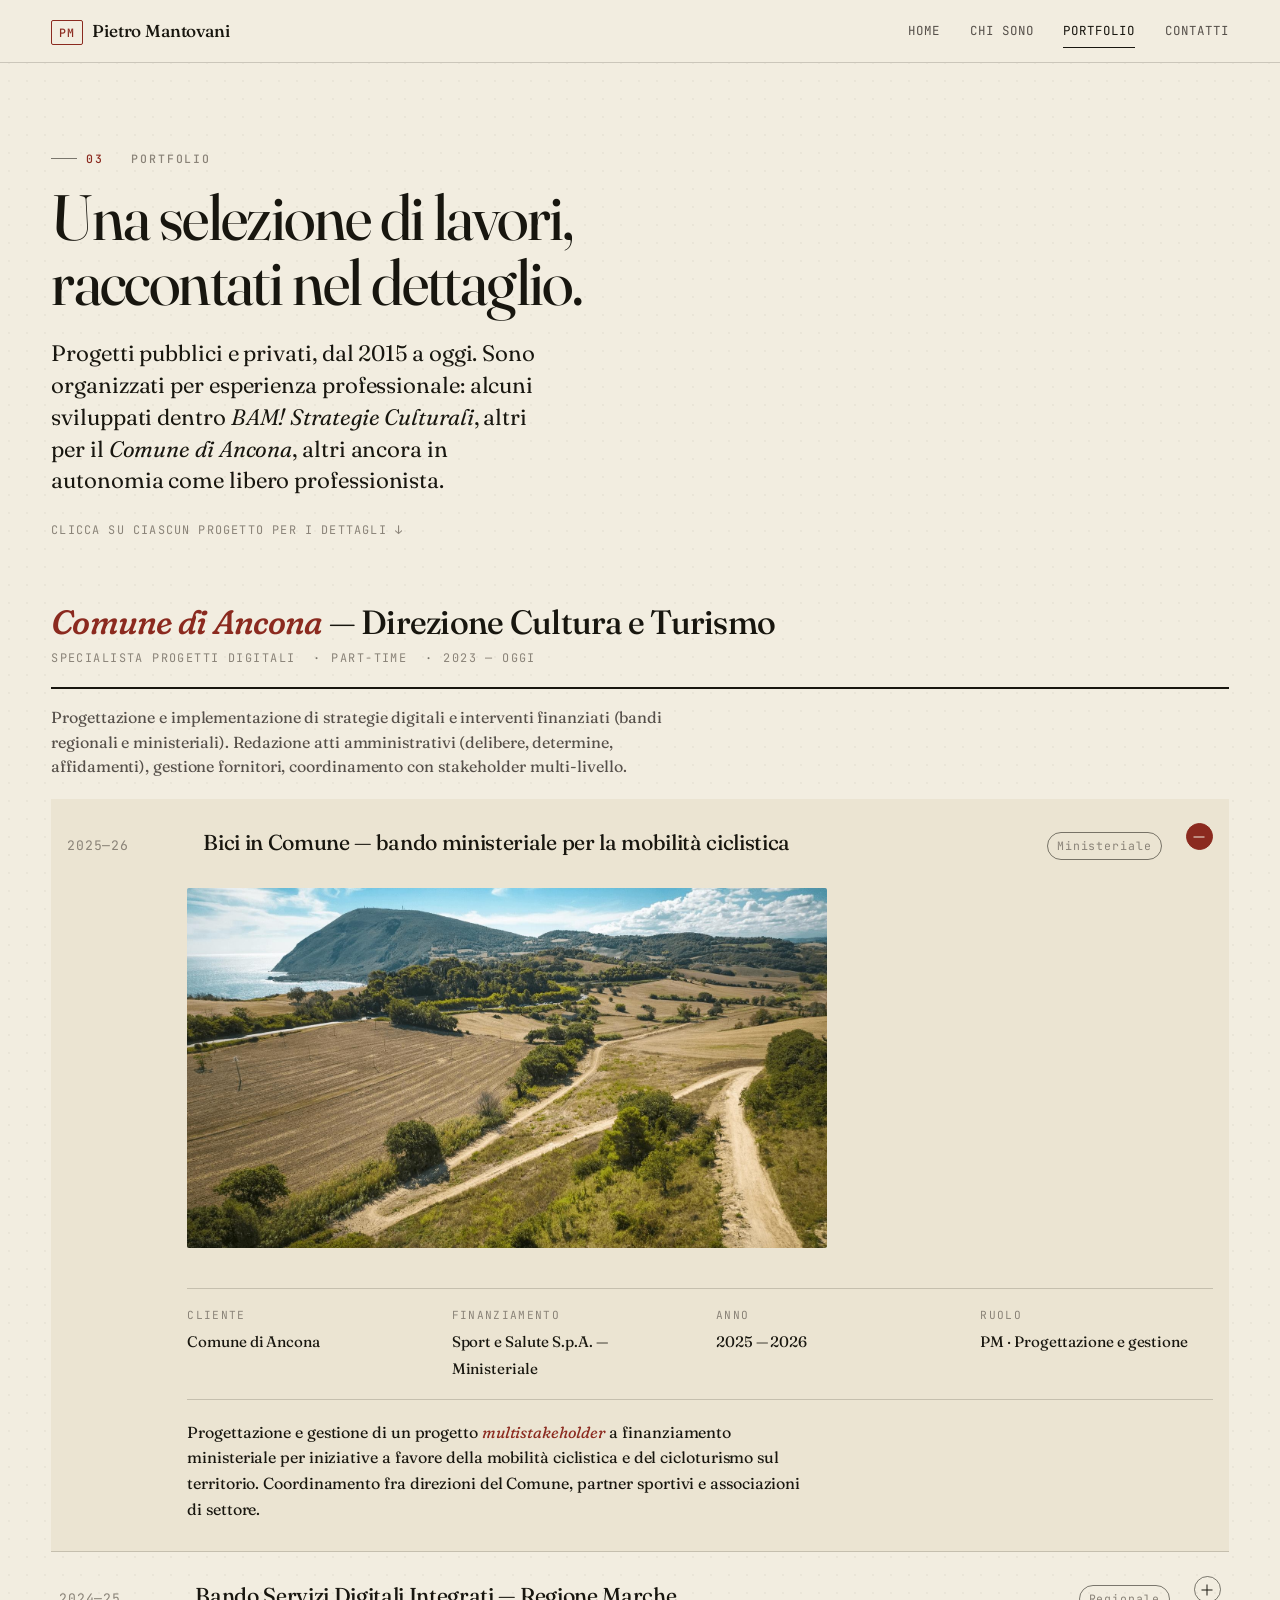
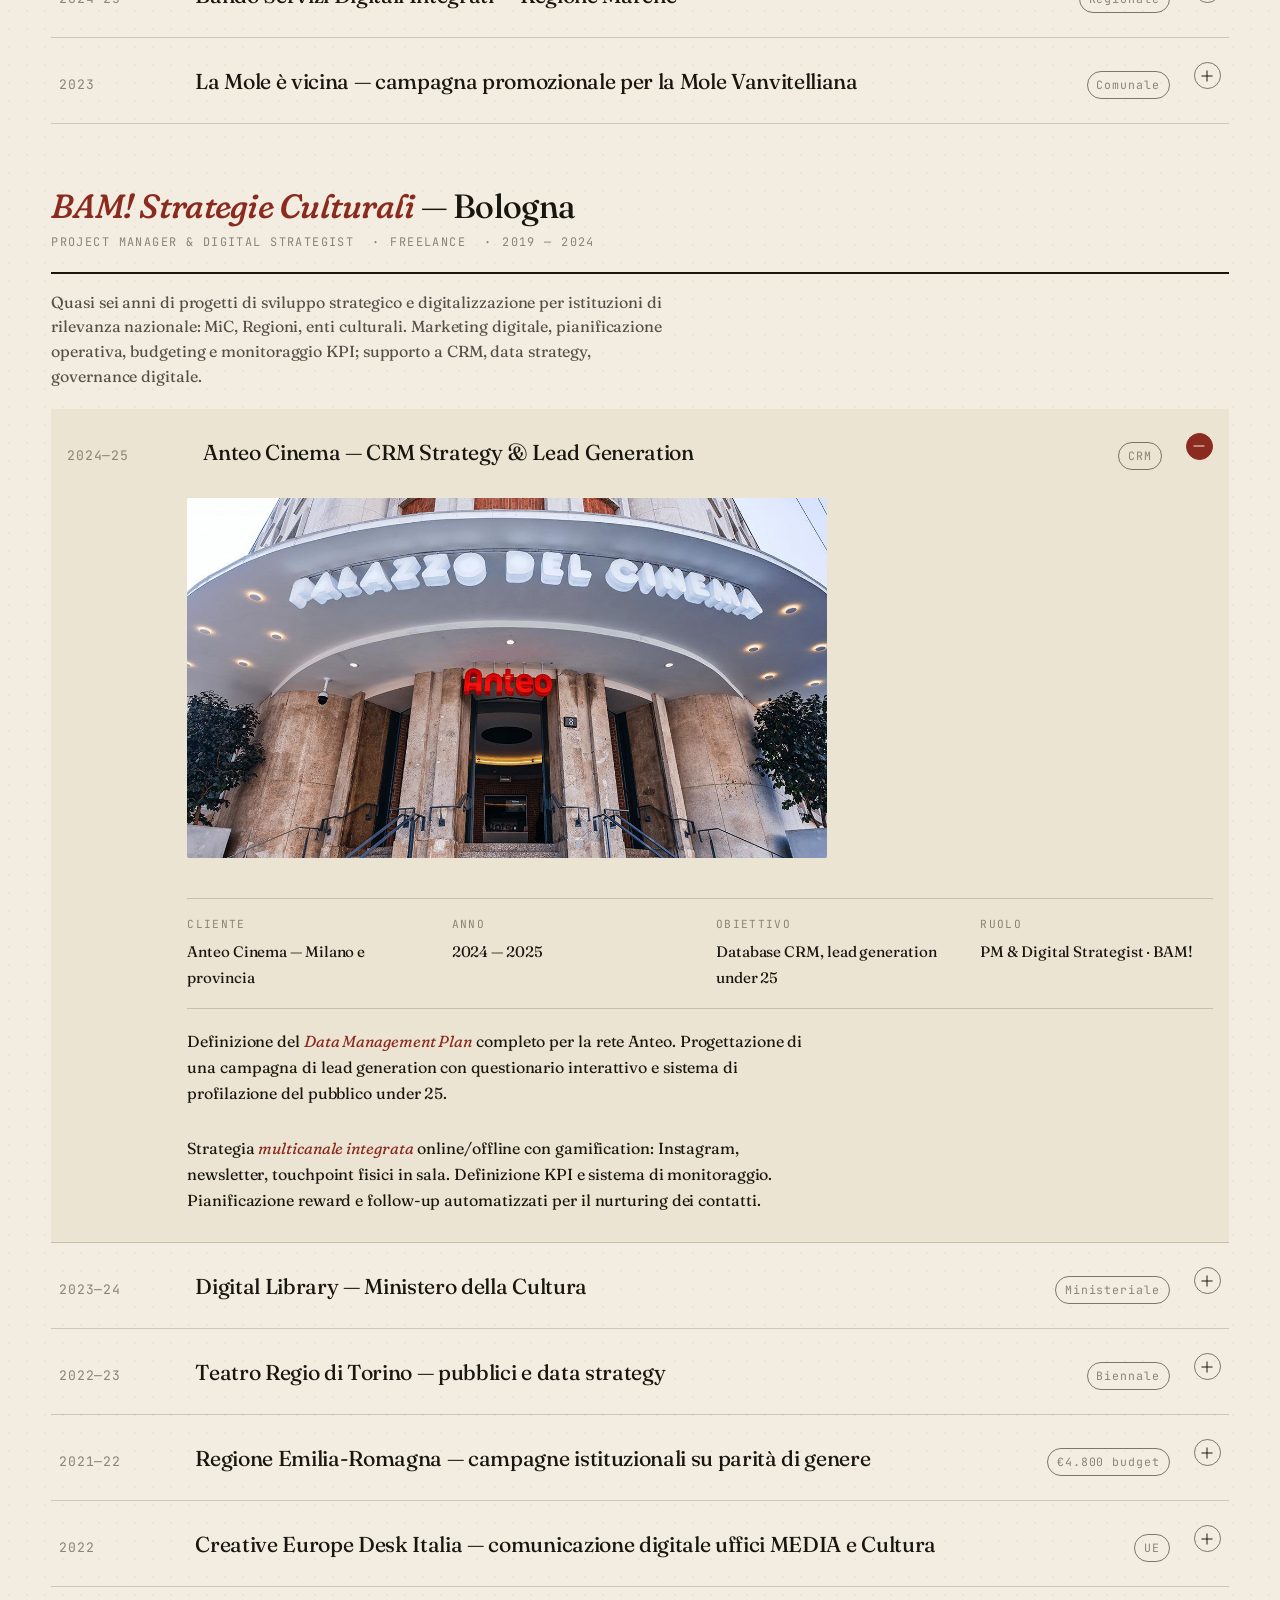
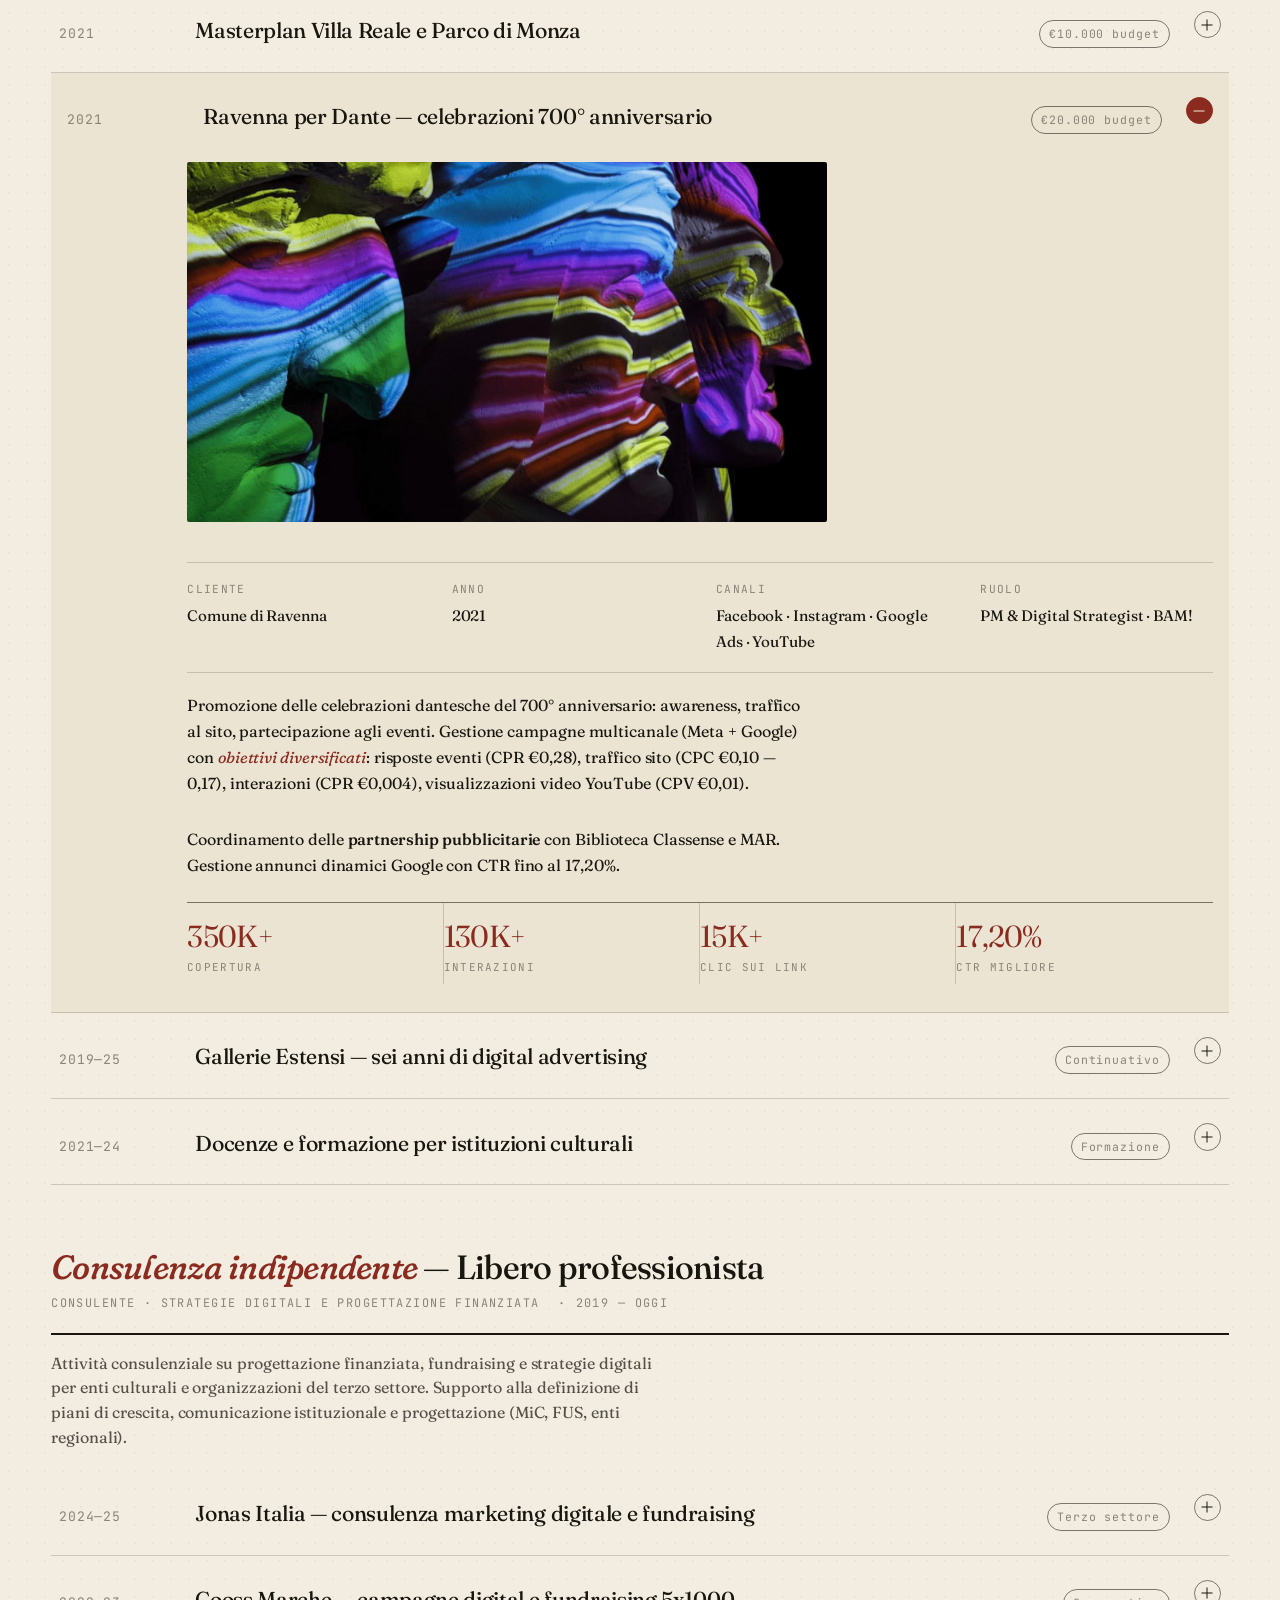
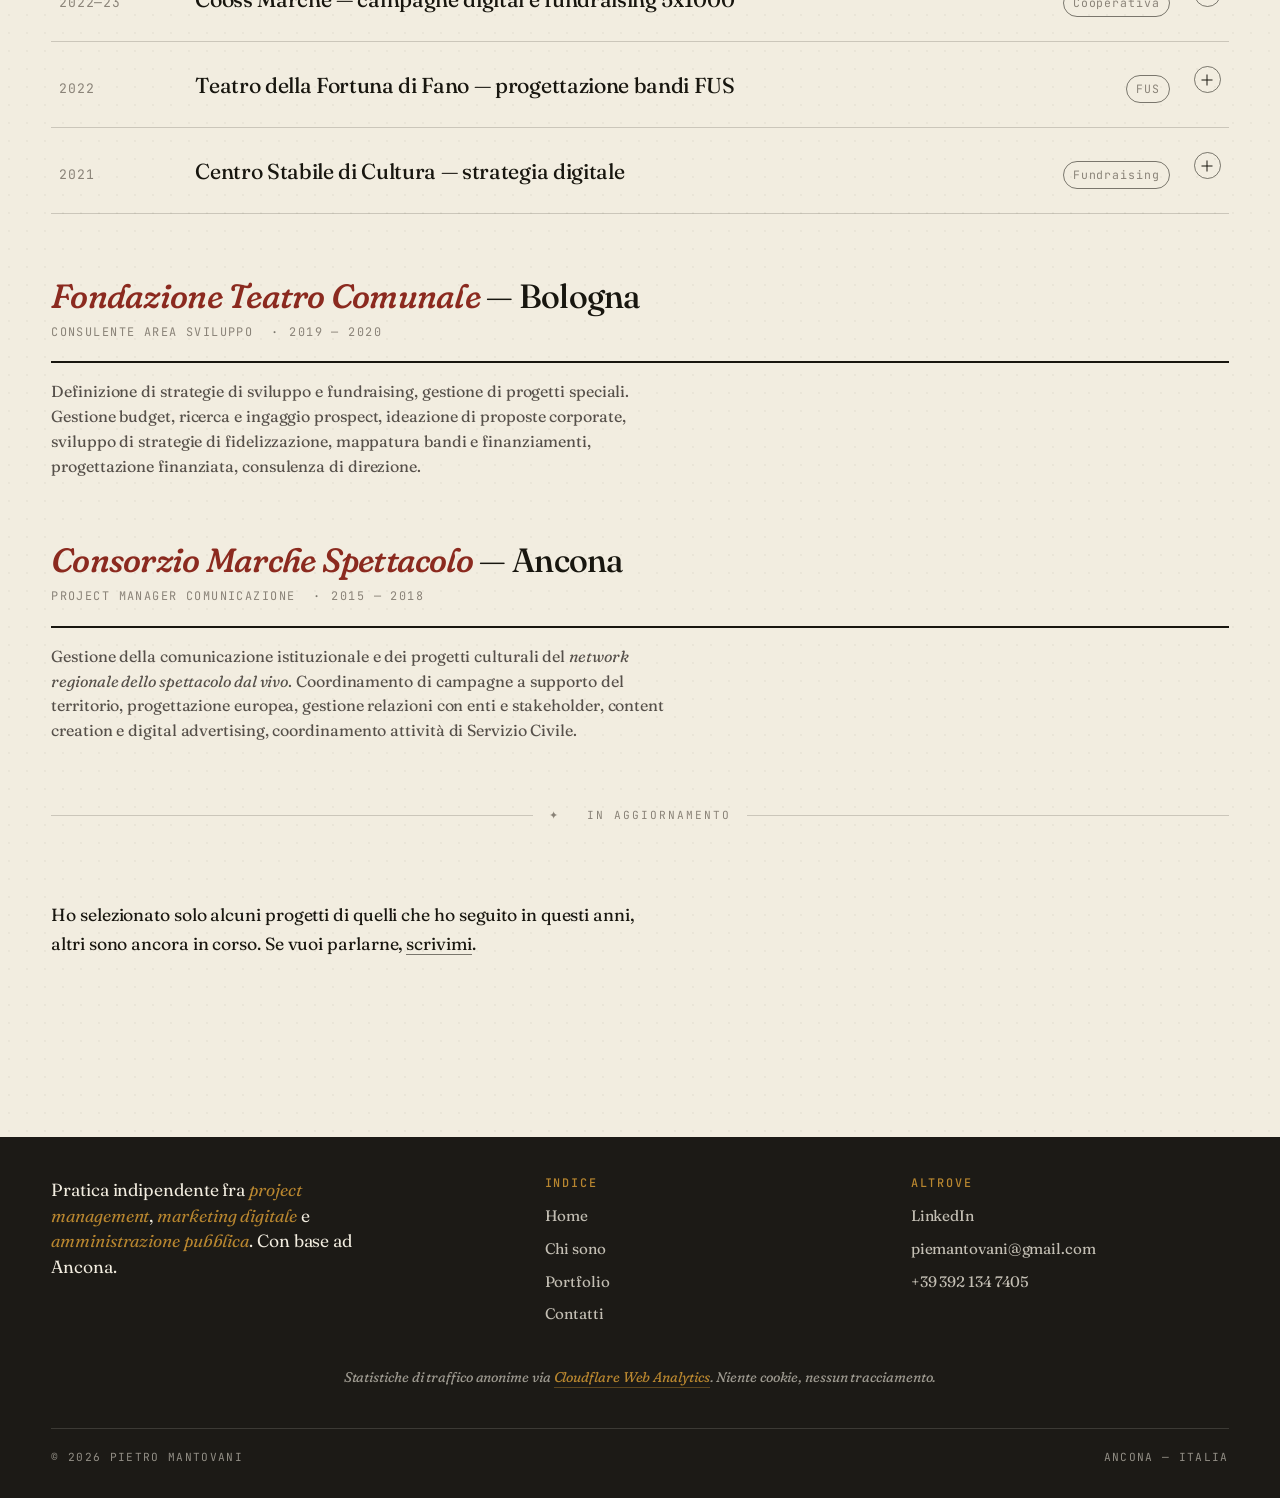
<file: portfolio.html>
<!doctype html>
<html lang="it">
<head>
  <meta charset="utf-8">
  <meta name="viewport" content="width=device-width, initial-scale=1">
  <title>Portfolio — Pietro Mantovani</title>
  <meta name="description" content="Portfolio progetti: paid advertising, progettazione finanziata, CRM, digitalizzazione PA. Comune di Ancona, BAM! Strategie Culturali, consulenza indipendente.">
  <link rel="stylesheet" href="style.css">
  <link rel="icon" href="data:image/svg+xml,%3Csvg xmlns='http://www.w3.org/2000/svg' viewBox='0 0 100 100'%3E%3Crect width='100' height='100' fill='%23F2EDE0'/%3E%3Ctext y='75' x='50' text-anchor='middle' font-size='70' font-family='serif' fill='%238B2A1F'%3EP%3C/text%3E%3C/svg%3E">
</head>
<body>

  <header class="site-header">
    <div class="nav-wrap">
      <a class="brand" href="index.html">
        <span class="brand-mark">PM</span>
        Pietro Mantovani
      </a>
      <button class="nav-toggle" aria-expanded="false" aria-controls="nav-list">Menu</button>
      <ul class="nav-list" id="nav-list">
        <li><a href="index.html">Home</a></li>
        <li><a href="chi-sono.html">Chi sono</a></li>
        <li><a href="portfolio.html">Portfolio</a></li>
        <li><a href="contatti.html">Contatti</a></li>
      </ul>
    </div>
  </header>

  <main>
    <section class="shell">
      <p class="eyebrow reveal"><span class="num">03</span> &nbsp; Portfolio</p>
      <h1 class="display-l reveal" data-delay="1" style="margin-top:1rem;max-width:18ch;">
        Una selezione di lavori, raccontati nel dettaglio.
      </h1>
      <p class="lede reveal" data-delay="2" style="margin-top:1.5rem;">
        Progetti pubblici e privati, dal 2015 a oggi. Sono organizzati per esperienza
        professionale: alcuni sviluppati dentro <em>BAM! Strategie Culturali</em>,
        altri per il <em>Comune di Ancona</em>, altri ancora in autonomia come
        libero professionista.
      </p>
      <p class="reveal" data-delay="3" style="font-family:var(--mono);font-size:0.74rem;letter-spacing:0.1em;color:var(--ink-mute);margin-top:1.5rem;text-transform:uppercase;">
        Clicca su ciascun progetto per i dettagli ↓
      </p>

      <!-- ===================================================
           Comune di Ancona
           =================================================== -->
      <div class="exp-section reveal" id="comune-ancona">
        <div class="exp-header">
          <h2 class="where"><em>Comune di Ancona</em> — Direzione Cultura e Turismo</h2>
          <div class="role-bar">
            <span>Specialista Progetti Digitali</span>
            <span>Part-time</span>
            <span>2023 — oggi</span>
          </div>
        </div>
        <p class="exp-summary">
          Progettazione e implementazione di strategie digitali e interventi
          finanziati (bandi regionali e ministeriali). Redazione atti
          amministrativi (delibere, determine, affidamenti), gestione fornitori,
          coordinamento con stakeholder multi-livello.
        </p>

        <details class="proj-card" id="bici-in-comune" open>
          <summary class="proj-summary">
            <span class="proj-year">2025—26</span>
            <span class="proj-title">Bici in Comune — bando ministeriale per la mobilità ciclistica</span>
            <span class="proj-budget">Ministeriale</span>
            <span class="proj-toggle" aria-hidden="true"></span>
          </summary>
          <div class="proj-content">

            <!-- ADD: foto progetto -->
            <figure class="proj-photo">
              <!-- Quando hai la foto vera, sostituisci la <div> qui sotto con:
                   <img src="img/bici-in-comune.jpg"
                        alt="Bici in Comune"
                        width="1200" height="675"
                        loading="lazy"> -->
              <img src="img/bici.jpg"
                        alt="Ciclopedonale del Conero"
                        width="1200" height="675"
                        loading="lazy">
            </figure>
            <!-- /ADD -->

            <div class="proj-meta-grid">
              <div><span class="k">Cliente</span><span class="v">Comune di Ancona</span></div>
              <div><span class="k">Finanziamento</span><span class="v">Sport e Salute S.p.A. — Ministeriale</span></div>
              <div><span class="k">Anno</span><span class="v">2025 — 2026</span></div>
              <div><span class="k">Ruolo</span><span class="v">PM · Progettazione e gestione</span></div>
            </div>
            <p class="proj-desc">
              Progettazione e gestione di un progetto <em>multistakeholder</em> a
              finanziamento ministeriale per iniziative a favore della
              mobilità ciclistica e del cicloturismo sul territorio. Coordinamento
              fra direzioni del Comune, partner sportivi e associazioni di settore.
            </p>
          </div>
        </details>

        <details class="proj-card" id="servizi-digitali-marche">
          <summary class="proj-summary">
            <span class="proj-year">2024—25</span>
            <span class="proj-title">Bando Servizi Digitali Integrati — Regione Marche</span>
            <span class="proj-budget">Regionale</span>
            <span class="proj-toggle" aria-hidden="true"></span>
          </summary>
          <div class="proj-content">
            <div class="proj-meta-grid">
              <div><span class="k">Cliente</span><span class="v">Comune di Ancona</span></div>
              <div><span class="k">Finanziamento</span><span class="v">Regione Marche</span></div>
              <div><span class="k">Anno</span><span class="v">2024 — 2025</span></div>
              <div><span class="k">Ruolo</span><span class="v">PM · Progettazione e gestione</span></div>
            </div>
            <p class="proj-desc">
              Progettazione e gestione di un progetto a finanziamento regionale per
              l'<em>integrazione dei servizi digitali turistici</em> del Comune.
              Definizione del piano operativo, gestione fornitori e rendicontazione.
            </p>
          </div>
        </details>

        <details class="proj-card" id="mole-vicina">
          <summary class="proj-summary">
            <span class="proj-year">2023</span>
            <span class="proj-title">La Mole è vicina — campagna promozionale per la Mole Vanvitelliana</span>
            <span class="proj-budget">Comunale</span>
            <span class="proj-toggle" aria-hidden="true"></span>
          </summary>
          <div class="proj-content">

            <!-- ADD: foto progetto -->
            <figure class="proj-photo">
              <!-- Quando hai la foto vera, sostituisci la <div> qui sotto con:
                   <img src="img/mole-vicina.jpg"
                        alt="La Mole è vicina"
                        width="1200" height="675"
                        loading="lazy"> -->
              <img src="img/mole.jpg"
                        alt="La Mole è vicina"
                        width="1200" height="675"
                        loading="lazy">
            </figure>
            <!-- /ADD -->

            <div class="proj-meta-grid">
              <div><span class="k">Cliente</span><span class="v">Comune di Ancona</span></div>
              <div><span class="k">Sede</span><span class="v">Mole Vanvitelliana — hub culturale della città</span></div>
              <div><span class="k">Anno</span><span class="v">2023</span></div>
              <div><span class="k">Ruolo</span><span class="v">Strategia di comunicazione digitale</span></div>
            </div>
            <p class="proj-desc">
              Progettazione della campagna promozionale e strategica di comunicazione
              digitale per la <em>Mole Vanvitelliana</em>, principale spazio culturale
              della città. Definizione del posizionamento, dei canali e della
              produzione editoriale.
            </p>
          </div>
        </details>
      </div>

      <!-- ===================================================
           BAM! Strategie Culturali
           =================================================== -->
      <div class="exp-section reveal" id="bam">
        <div class="exp-header">
          <h2 class="where"><em>BAM! Strategie Culturali</em> — Bologna</h2>
          <div class="role-bar">
            <span>Project Manager &amp; Digital Strategist</span>
            <span>Freelance</span>
            <span>2019 — 2024</span>
          </div>
        </div>
        <p class="exp-summary">
          Quasi sei anni di progetti di sviluppo strategico e digitalizzazione
          per istituzioni di rilevanza nazionale: MiC, Regioni, enti culturali.
          Marketing digitale, pianificazione operativa, budgeting e
          monitoraggio KPI; supporto a CRM, data strategy, governance digitale.
        </p>

        <details class="proj-card" id="anteo-cinema" open>
          <summary class="proj-summary">
            <span class="proj-year">2024—25</span>
            <span class="proj-title">Anteo Cinema — CRM Strategy &amp; Lead Generation</span>
            <span class="proj-budget">CRM</span>
            <span class="proj-toggle" aria-hidden="true"></span>
          </summary>
          <div class="proj-content">

            <!-- ADD: foto progetto -->
            <figure class="proj-photo">
              <!-- Quando hai la foto vera, sostituisci la <div> qui sotto con:
                   <img src="img/anteo-cinema.jpg"
                        alt="Anteo Cinema"
                        width="1200" height="675"
                        loading="lazy"> -->
             <img src="img/anteo.jpg"
                        alt="Anteo Cinema"
                        width="1200" height="675"
                        loading="lazy">
            </figure>
            <!-- /ADD -->

            <div class="proj-meta-grid">
              <div><span class="k">Cliente</span><span class="v">Anteo Cinema — Milano e provincia</span></div>
              <div><span class="k">Anno</span><span class="v">2024 — 2025</span></div>
              <div><span class="k">Obiettivo</span><span class="v">Database CRM, lead generation under 25</span></div>
              <div><span class="k">Ruolo</span><span class="v">PM &amp; Digital Strategist · BAM!</span></div>
            </div>
            <p class="proj-desc">
              Definizione del <em>Data Management Plan</em> completo per la rete Anteo.
              Progettazione di una campagna di lead generation con questionario
              interattivo e sistema di profilazione del pubblico under 25.
            </p>
            <p class="proj-desc">
              Strategia <em>multicanale integrata</em> online/offline con gamification:
              Instagram, newsletter, touchpoint fisici in sala. Definizione KPI e
              sistema di monitoraggio. Pianificazione reward e follow-up automatizzati
              per il nurturing dei contatti.
            </p>
          </div>
        </details>

        <details class="proj-card" id="digital-library">
          <summary class="proj-summary">
            <span class="proj-year">2023—24</span>
            <span class="proj-title">Digital Library — Ministero della Cultura</span>
            <span class="proj-budget">Ministeriale</span>
            <span class="proj-toggle" aria-hidden="true"></span>
          </summary>
          <div class="proj-content">
            <div class="proj-meta-grid">
              <div><span class="k">Cliente</span><span class="v">Ministero della Cultura — Istituto centrale per la digitalizzazione</span></div>
              <div><span class="k">Anno</span><span class="v">2023 — 2024</span></div>
              <div><span class="k">Obiettivo</span><span class="v">Trasformazione digitale del settore culturale</span></div>
              <div><span class="k">Ruolo</span><span class="v">PM &amp; Digital Strategist · BAM!</span></div>
            </div>
            <p class="proj-desc">
              Un percorso per <em>sensibilizzare e supportare il settore culturale</em>
              verso la trasformazione digitale. Strategia di comunicazione e funnel marketing
              verso istituzioni culturali italiane in dialogo con l'Istituto centrale
              per la digitalizzazione del patrimonio culturale.
            </p>
          </div>
        </details>

        <details class="proj-card" id="teatro-regio-torino">
          <summary class="proj-summary">
            <span class="proj-year">2022—23</span>
            <span class="proj-title">Teatro Regio di Torino — pubblici e data strategy</span>
            <span class="proj-budget">Biennale</span>
            <span class="proj-toggle" aria-hidden="true"></span>
          </summary>
          <div class="proj-content">
            <div class="proj-meta-grid">
              <div><span class="k">Cliente</span><span class="v">Teatro Regio di Torino</span></div>
              <div><span class="k">Anno</span><span class="v">2022 — 2023</span></div>
              <div><span class="k">Obiettivo</span><span class="v">Conoscenza dei pubblici, CRM</span></div>
              <div><span class="k">Ruolo</span><span class="v">PM &amp; Digital Strategist · BAM!</span></div>
            </div>
            <p class="proj-desc">
              Percorso biennale per conoscere meglio i <em>pubblici attuali</em> del
              Teatro Regio, costruire una data strategy coerente e impostare i
              processi CRM. Analisi dei comportamenti d'acquisto, segmentazione,
              progettazione delle azioni di engagement.
            </p>
          </div>
        </details>

        <details class="proj-card" id="regione-er">
          <summary class="proj-summary">
            <span class="proj-year">2021—22</span>
            <span class="proj-title">Regione Emilia-Romagna — campagne istituzionali su parità di genere</span>
            <span class="proj-budget">€4.800 budget</span>
            <span class="proj-toggle" aria-hidden="true"></span>
          </summary>
          <div class="proj-content">

    

            <div class="proj-meta-grid">
              <div><span class="k">Cliente</span><span class="v">Regione Emilia-Romagna · Servizio Pari Opportunità</span></div>
              <div><span class="k">Anno</span><span class="v">2021 — 2022</span></div>
              <div><span class="k">Canali</span><span class="v">Facebook · Instagram · YouTube</span></div>
              <div><span class="k">Ruolo</span><span class="v">PM &amp; Digital Strategist · BAM!</span></div>
            </div>
            <p class="proj-desc">
              Due campagne istituzionali di sensibilizzazione su <em>parità di genere</em>
              e <em>contrasto alla violenza sulle donne</em>. Strategia di digital advertising 
              multicanale con diversificazione per piattaforma e target demografico; 
              gestione campagne video YouTube con CPV €0,03 — 0,06; ottimizzazione continua dei target
              in risposta alle interazioni.
            </p>
            <p class="proj-desc">
              Gestione di <strong>contenuti sensibili</strong> con monitoraggio dei
              commenti e adattamento delle audience. Reportistica dettagliata con
              analisi demografica e geografica.
            </p>
            <div class="proj-kpi">
              <div><span class="num">492K+</span><span class="lbl">Copertura</span></div>
              <div><span class="num">231K+</span><span class="lbl">Interazioni</span></div>
              <div><span class="num">22,3K+</span><span class="lbl">Clic sui link</span></div>
              <div><span class="num">€0,004</span><span class="lbl">CPR minimo</span></div>
            </div>
          </div>
        </details>

        <details class="proj-card" id="creative-europe">
          <summary class="proj-summary">
            <span class="proj-year">2022</span>
            <span class="proj-title">Creative Europe Desk Italia — comunicazione digitale uffici MEDIA e Cultura</span>
            <span class="proj-budget">UE</span>
            <span class="proj-toggle" aria-hidden="true"></span>
          </summary>
          <div class="proj-content">
            <div class="proj-meta-grid">
              <div><span class="k">Cliente</span><span class="v">Creative Europe Desk Italia</span></div>
              <div><span class="k">Anno</span><span class="v">2022</span></div>
              <div><span class="k">Ambiti</span><span class="v">Ufficio MEDIA · Ufficio Cultura</span></div>
              <div><span class="k">Ruolo</span><span class="v">PM &amp; Digital Strategist · BAM!</span></div>
            </div>
            <p class="proj-desc">
              Affiancamento strategico della <em>comunicazione digitale</em> degli
              uffici MEDIA e Cultura del Creative Europe Desk Italia. Definizione
              della linea editoriale, supporto operativo, formazione interna.
            </p>
          </div>
        </details>

        <details class="proj-card" id="villa-reale-monza">
          <summary class="proj-summary">
            <span class="proj-year">2021</span>
            <span class="proj-title">Masterplan Villa Reale e Parco di Monza</span>
            <span class="proj-budget">€10.000 budget</span>
            <span class="proj-toggle" aria-hidden="true"></span>
          </summary>
          <div class="proj-content">
            <div class="proj-meta-grid">
              <div><span class="k">Cliente</span><span class="v">Regione Lombardia</span></div>
              <div><span class="k">Anno</span><span class="v">2021</span></div>
              <div><span class="k">Budget</span><span class="v">€10.000</span></div>
              <div><span class="k">Ruolo</span><span class="v">PM &amp; Digital Strategist · BAM!</span></div>
            </div>
            <p class="proj-desc">
              Sviluppo delle <em>linee guida strategiche di comunicazione</em>
              contenute nel Masterplan, coordinamento del percorso partecipativo
              e di ascolto della cittadinanza. Comunicazione integrata di un
              progetto territoriale complesso e a forte impatto patrimoniale.
            </p>
          </div>
        </details>

        <details class="proj-card" id="ravenna-dante" open>
          <summary class="proj-summary">
            <span class="proj-year">2021</span>
            <span class="proj-title">Ravenna per Dante — celebrazioni 700° anniversario</span>
            <span class="proj-budget">€20.000 budget</span>
            <span class="proj-toggle" aria-hidden="true"></span>
          </summary>
          <div class="proj-content">

            <!-- ADD: foto progetto -->
            <figure class="proj-photo">
              <!-- Quando hai la foto vera, sostituisci la <div> qui sotto con:
                   <img src="img/ravenna-dante.jpg"
                        alt="Ravenna per Dante"
                        width="1200" height="675"
                        loading="lazy"> -->
              <img src="img/dante.jpg"
                        alt="Ravenna per Dante"
                        width="1200" height="675"
                        loading="lazy">
            </figure>
            <!-- /ADD -->

            <div class="proj-meta-grid">
              <div><span class="k">Cliente</span><span class="v">Comune di Ravenna</span></div>
              <div><span class="k">Anno</span><span class="v">2021</span></div>
              <div><span class="k">Canali</span><span class="v">Facebook · Instagram · Google Ads · YouTube</span></div>
              <div><span class="k">Ruolo</span><span class="v">PM &amp; Digital Strategist · BAM!</span></div>
            </div>
            <p class="proj-desc">
              Promozione delle celebrazioni dantesche del 700° anniversario:
              awareness, traffico al sito, partecipazione agli eventi. Gestione
              campagne multicanale (Meta + Google) con <em>obiettivi diversificati</em>:
              risposte eventi (CPR €0,28), traffico sito (CPC €0,10 — 0,17),
              interazioni (CPR €0,004), visualizzazioni video YouTube (CPV €0,01).
            </p>
            <p class="proj-desc">
              Coordinamento delle <strong>partnership pubblicitarie</strong> con
              Biblioteca Classense e MAR. Gestione annunci dinamici Google con
              CTR fino al 17,20%.
            </p>
            <div class="proj-kpi">
              <div><span class="num">350K+</span><span class="lbl">Copertura</span></div>
              <div><span class="num">130K+</span><span class="lbl">Interazioni</span></div>
              <div><span class="num">15K+</span><span class="lbl">Clic sui link</span></div>
              <div><span class="num">17,20%</span><span class="lbl">CTR migliore</span></div>
            </div>
          </div>
        </details>

        <details class="proj-card" id="gallerie-estensi">
          <summary class="proj-summary">
            <span class="proj-year">2019—25</span>
            <span class="proj-title">Gallerie Estensi — sei anni di digital advertising</span>
            <span class="proj-budget">Continuativo</span>
            <span class="proj-toggle" aria-hidden="true"></span>
          </summary>
          <div class="proj-content">

            <!-- ADD: foto progetto -->
            <figure class="proj-photo">
              <!-- Quando hai la foto vera, sostituisci la <div> qui sotto con:
                   <img src="img/gallerie-estensi.jpg"
                        alt="Gallerie Estensi"
                        width="1200" height="675"
                        loading="lazy"> -->
             <img src="img/estensi.jpg"
                        alt="Gallerie Estensi"
                        width="1200" height="675"
                        loading="lazy">
            </figure>
            <!-- /ADD -->

            <div class="proj-meta-grid">
              <div><span class="k">Cliente</span><span class="v">Gallerie Estensi · Ministero della Cultura</span></div>
              <div><span class="k">Durata</span><span class="v">6 anni continuativi</span></div>
              <div><span class="k">Canali</span><span class="v">Facebook · Instagram</span></div>
              <div><span class="k">Ruolo</span><span class="v">PM &amp; Digital Strategist · BAM!</span></div>
            </div>
            <p class="proj-desc">
              Gestione completa delle campagne di <em>digital advertising</em> per
              uno dei principali musei statali italiani. Pianificazione annuale,
              gestione budget, ottimizzazione continua, reportistica trimestrale
              dettagliata. Campagne per mostre temporanee, eventi speciali,
              promozione della collezione permanente.
            </p>
            <p class="proj-desc">
              La durata della collaborazione — <strong>sei anni continuativi</strong> —
              è la cosa di cui sono più orgoglioso di questo lavoro.
            </p>
          </div>
        </details>

    

        <details class="proj-card" id="docenze-bam">
          <summary class="proj-summary">
            <span class="proj-year">2021—24</span>
            <span class="proj-title">Docenze e formazione per istituzioni culturali</span>
            <span class="proj-budget">Formazione</span>
            <span class="proj-toggle" aria-hidden="true"></span>
          </summary>
          <div class="proj-content">
            <div class="proj-meta-grid">
              <div><span class="k">Enti</span><span class="v">Mosaico Danza (TO) · Musei Civici Persiceto (BO) · Musei Civici Empoli (FI) · Fondazione Ducati (BO)</span></div>
              <div><span class="k">Anno</span><span class="v">2021 — 2024</span></div>
              <div><span class="k">Temi</span><span class="v">Social ADV · Newsletter</span></div>
              <div><span class="k">Ruolo</span><span class="v">Docente · BAM!</span></div>
            </div>
            <p class="proj-desc">
              Formazione di team di lavoro interni a istituzioni culturali su
              <em>social advertising</em> e gestione di <em>newsletter</em> e
              email marketing. Quattro percorsi formativi su misura.
            </p>
          </div>
        </details>
      </div>

      <!-- ===================================================
           Libero professionista
           =================================================== -->
      <div class="exp-section reveal" id="freelance">
        <div class="exp-header">
          <h2 class="where"><em>Consulenza indipendente</em> — Libero professionista</h2>
          <div class="role-bar">
            <span>Consulente · Strategie digitali e progettazione finanziata</span>
            <span>2019 — oggi</span>
          </div>
        </div>
        <p class="exp-summary">
          Attività consulenziale su progettazione finanziata, fundraising e
          strategie digitali per enti culturali e organizzazioni del terzo settore.
          Supporto alla definizione di piani di crescita, comunicazione istituzionale
          e progettazione (MiC, FUS, enti regionali).
        </p>

        <details class="proj-card" id="jonas-italia">
          <summary class="proj-summary">
            <span class="proj-year">2024—25</span>
            <span class="proj-title">Jonas Italia — consulenza marketing digitale e fundraising</span>
            <span class="proj-budget">Terzo settore</span>
            <span class="proj-toggle" aria-hidden="true"></span>
          </summary>
          <div class="proj-content">
            <div class="proj-meta-grid">
              <div><span class="k">Cliente</span><span class="v">Jonas Italia — Milano</span></div>
              <div><span class="k">Anno</span><span class="v">2024 — 2025</span></div>
              <div><span class="k">Settore</span><span class="v">Psicoanalisi · Terzo settore</span></div>
              <div><span class="k">Ruolo</span><span class="v">Consulente indipendente</span></div>
            </div>
            <p class="proj-desc">
              Consulenza per attività di <em>marketing digitale</em> e
              <em>fundraising</em>. Definizione di una strategia integrata, gestione e monitoraggio sito, 
              supporto operativo alle campagne digitali.
            </p>
          </div>
        </details>

        <details class="proj-card" id="cooss-marche">
          <summary class="proj-summary">
            <span class="proj-year">2022—23</span>
            <span class="proj-title">Cooss Marche — campagne digital e fundraising 5x1000</span>
            <span class="proj-budget">Cooperativa</span>
            <span class="proj-toggle" aria-hidden="true"></span>
          </summary>
          <div class="proj-content">
            <div class="proj-meta-grid">
              <div><span class="k">Cliente</span><span class="v">Cooss Marche — Ancona</span></div>
              <div><span class="k">Anno</span><span class="v">2022 — 2023</span></div>
              <div><span class="k">Focus</span><span class="v">Campagne 5x1000 · Marketing digitale</span></div>
              <div><span class="k">Ruolo</span><span class="v">Consulente indipendente</span></div>
            </div>
            <p class="proj-desc">
              Consulenza su attività di <em>marketing digitale</em> e campagne di
              raccolta fondi <em>5x1000</em>. Pianificazione editoriale, gestione sito web e definizione dei messaggi chiave campagne di raccolta fondi.
            </p>
          </div>
        </details>

        <details class="proj-card" id="teatro-fortuna-fano">
          <summary class="proj-summary">
            <span class="proj-year">2022</span>
            <span class="proj-title">Teatro della Fortuna di Fano — progettazione bandi FUS</span>
            <span class="proj-budget">FUS</span>
            <span class="proj-toggle" aria-hidden="true"></span>
          </summary>
          <div class="proj-content">
            <div class="proj-meta-grid">
              <div><span class="k">Cliente</span><span class="v">Teatro della Fortuna di Fano (PU)</span></div>
              <div><span class="k">Anno</span><span class="v">2022</span></div>
              <div><span class="k">Ambito</span><span class="v">Fondo Unico per lo Spettacolo</span></div>
              <div><span class="k">Ruolo</span><span class="v">Progettista bandi · Consulente</span></div>
            </div>
            <p class="proj-desc">
              Progettazione per <em>bandi ministeriali FUS</em> (Fondo Unico per lo
              Spettacolo): redazione tecnica, definizione del progetto artistico
              e di sviluppo, costruzione del piano economico-finanziario.
            </p>
          </div>
        </details>

        <details class="proj-card" id="centro-stabile-cultura">
          <summary class="proj-summary">
            <span class="proj-year">2021</span>
            <span class="proj-title">Centro Stabile di Cultura — strategia digitale</span>
            <span class="proj-budget">Fundraising</span>
            <span class="proj-toggle" aria-hidden="true"></span>
          </summary>
          <div class="proj-content">
            <div class="proj-meta-grid">
              <div><span class="k">Cliente</span><span class="v">Centro Stabile di Cultura — Vicenza</span></div>
              <div><span class="k">Anno</span><span class="v">2021</span></div>
              <div><span class="k">Focus</span><span class="v">Strategia fundraising</span></div>
              <div><span class="k">Ruolo</span><span class="v">Consulente indipendente</span></div>
            </div>
            <p class="proj-desc">
              Consulenza per la definizione di una <em>strategia di merketing e fundraising</em>:
              proposta strategica, pianificazione editoriale, campagne digitali multicanale.
            </p>
          </div>
        </details>
      </div>

      <!-- ===================================================
           Fondazione Teatro Comunale di Bologna
           =================================================== -->
      <div class="exp-section reveal" id="teatro-comunale-bo">
        <div class="exp-header">
          <h2 class="where"><em>Fondazione Teatro Comunale</em> — Bologna</h2>
          <div class="role-bar">
            <span>Consulente Area Sviluppo</span>
            <span>2019 — 2020</span>
          </div>
        </div>
        <p class="exp-summary">
          Definizione di strategie di sviluppo e fundraising, gestione di
          progetti speciali. Gestione budget, ricerca e ingaggio prospect,
          ideazione di proposte corporate, sviluppo di strategie di
          fidelizzazione, mappatura bandi e finanziamenti, progettazione
          finanziata, consulenza di direzione.
        </p>
      </div>

      <!-- ===================================================
           Consorzio Marche Spettacolo
           =================================================== -->
      <div class="exp-section reveal" id="marche-spettacolo">
        <div class="exp-header">
          <h2 class="where"><em>Consorzio Marche Spettacolo</em> — Ancona</h2>
          <div class="role-bar">
            <span>Project Manager Comunicazione</span>
            <span>2015 — 2018</span>
          </div>
        </div>
        <p class="exp-summary">
          Gestione della comunicazione istituzionale e dei progetti culturali del
          <em>network regionale dello spettacolo dal vivo</em>. Coordinamento di
          campagne a supporto del territorio, progettazione europea, gestione
          relazioni con enti e stakeholder, content creation e digital advertising,
          coordinamento attività di Servizio Civile.
        </p>
      </div>

      <div class="rule-ornament" style="margin-top:4rem;"><span>✦ &nbsp; In aggiornamento</span></div>

      <p class="prose reveal" style="margin-top:1rem;">
        Ho selezionato solo alcuni progetti di quelli che ho seguito in questi anni, 
        altri sono ancora in corso. Se vuoi parlarne, <a href="contatti.html">scrivimi</a>.
      </p>
    </section>
  </main>

<footer class="site-footer">
  <div class="footer-inner">
    <p class="colophon">
      Pratica indipendente fra <em>project management</em>, <em>marketing digitale</em> e <em>amministrazione pubblica</em>. Con base ad Ancona.
    </p>
    <div>
      <h4>Indice</h4>
      <ul>
        <li><a href="index.html">Home</a></li>
        <li><a href="chi-sono.html">Chi sono</a></li>
        <li><a href="portfolio.html">Portfolio</a></li>
        <li><a href="contatti.html">Contatti</a></li>
      </ul>
    </div>
    <div>
      <h4>Altrove</h4>
      <ul>
        <li><a href="https://www.linkedin.com/in/pietro-mantovani/" target="_blank" rel="noopener">LinkedIn</a></li>
        <li><a href="mailto:piemantovani@gmail.com">piemantovani@gmail.com</a></li>
        <li><a href="tel:+393921347405">+39 392 134 7405</a></li>
      </ul>
    </div>
  </div>
  <p class="foot-note">
    Statistiche di traffico anonime via <a href="https://www.cloudflare.com/web-analytics/" target="_blank" rel="noopener">Cloudflare Web Analytics</a>. Niente cookie, nessun tracciamento.
  </p>
  <div class="foot-bar">
    <span>© <span data-year>2026</span> Pietro Mantovani</span>
    <span>Ancona — Italia</span>
  </div>
</footer>
  
  <script src="script.js"></script>

    <!-- Cloudflare Web Analytics --><script defer src='https://static.cloudflareinsights.com/beacon.min.js' data-cf-beacon='{"token": "3e59ce68e0f0406b8a7947e006429fc2"}'></script><!-- End Cloudflare Web Analytics -->

  
</body>
</html>
</file>
<file: style.css>
/* =========================================================
   Pietro Mantovani — Portfolio personale
   Stylesheet condiviso
   ========================================================= */

@import url('https://fonts.googleapis.com/css2?family=Fraunces:opsz,wght,SOFT@9..144,300..900,0..100&family=JetBrains+Mono:wght@400;500&display=swap');

:root {
  /* Palette: carta avorio + inchiostro + oxblood + ocra */
  --bg: #F2EDE0;
  --bg-warm: #EBE4D2;
  --bg-deep: #1C1A16;
  --ink: #18160F;
  --ink-soft: #56504A;
  --ink-mute: #8A8378;
  --accent: #8B2A1F;
  --ochre: #B8862F;
  --rule: rgba(24, 22, 15, 0.18);
  --rule-strong: rgba(24, 22, 15, 0.55);

  /* Font stacks */
  --serif: 'Fraunces', 'Times New Roman', Times, serif;
  --mono: 'JetBrains Mono', ui-monospace, 'SF Mono', Menlo, monospace;

  /* Layout */
  --gutter: clamp(1.25rem, 4vw, 3.25rem);
  --max-w: 1320px;
  --max-prose: 38rem;
}

* { box-sizing: border-box; margin: 0; padding: 0; }

html {
  font-size: 16px;
  scroll-behavior: smooth;
  -webkit-text-size-adjust: 100%;
}

body {
  background: var(--bg);
  color: var(--ink);
  font-family: var(--serif);
  font-variation-settings: "opsz" 14, "SOFT" 30;
  font-weight: 400;
  font-size: 1.0625rem;
  line-height: 1.55;
  letter-spacing: -0.005em;
  text-rendering: optimizeLegibility;
  -webkit-font-smoothing: antialiased;
  background-image:
    radial-gradient(rgba(24,22,15,0.04) 1px, transparent 1px);
  background-size: 18px 18px;
  background-position: 0 0;
  overflow-x: hidden;
}

/* Selection */
::selection { background: var(--accent); color: var(--bg); }

/* Links */
a {
  color: inherit;
  text-decoration: none;
  position: relative;
  transition: color 180ms ease;
}
a:focus-visible {
  outline: 2px solid var(--accent);
  outline-offset: 3px;
  border-radius: 2px;
}

/* =========================================================
   Header / Navigation
   ========================================================= */

.site-header {
  position: sticky;
  top: 0;
  z-index: 100;
  background: var(--bg);
  border-bottom: 1px solid var(--rule);
  backdrop-filter: saturate(120%) blur(8px);
}

.nav-wrap {
  max-width: var(--max-w);
  margin: 0 auto;
  padding: 1.1rem var(--gutter);
  display: flex;
  align-items: center;
  justify-content: space-between;
  gap: 2rem;
}

.brand {
  display: inline-flex;
  align-items: baseline;
  gap: 0.6rem;
  font-family: var(--serif);
  font-variation-settings: "opsz" 24, "SOFT" 0;
  font-weight: 500;
  font-size: 1.08rem;
  letter-spacing: -0.01em;
}

.brand .brand-mark {
  font-family: var(--mono);
  font-size: 0.72rem;
  letter-spacing: 0.12em;
  text-transform: uppercase;
  color: var(--accent);
  font-weight: 500;
  padding: 0.15rem 0.4rem;
  border: 1px solid var(--accent);
  border-radius: 2px;
}

.nav-list {
  list-style: none;
  display: flex;
  align-items: center;
  gap: 1.85rem;
  font-family: var(--mono);
  font-size: 0.78rem;
  letter-spacing: 0.08em;
  text-transform: uppercase;
}

.nav-list a {
  color: var(--ink-soft);
  padding: 0.4rem 0;
  position: relative;
}

.nav-list a::after {
  content: "";
  position: absolute;
  left: 0;
  right: 0;
  bottom: -2px;
  height: 1px;
  background: var(--accent);
  transform: scaleX(0);
  transform-origin: left center;
  transition: transform 280ms cubic-bezier(0.4, 0, 0.2, 1);
}

.nav-list a:hover { color: var(--ink); }
.nav-list a:hover::after { transform: scaleX(1); }

.nav-list a.is-active {
  color: var(--ink);
}
.nav-list a.is-active::after {
  transform: scaleX(1);
  background: var(--ink);
}

/* Mobile menu toggle */
.nav-toggle {
  display: none;
  background: transparent;
  border: 1px solid var(--rule-strong);
  border-radius: 2px;
  padding: 0.45rem 0.7rem;
  cursor: pointer;
  font-family: var(--mono);
  font-size: 0.72rem;
  letter-spacing: 0.12em;
  text-transform: uppercase;
  color: var(--ink);
}

@media (max-width: 820px) {
  .nav-toggle { display: inline-flex; }
  .nav-list {
    position: absolute;
    top: 100%;
    right: var(--gutter);
    flex-direction: column;
    align-items: flex-end;
    gap: 0.75rem;
    background: var(--bg);
    border: 1px solid var(--rule);
    padding: 1.25rem 1.5rem;
    border-radius: 2px;
    box-shadow: 0 18px 40px -20px rgba(24,22,15,0.3);
    opacity: 0;
    transform: translateY(-8px);
    pointer-events: none;
    transition: opacity 180ms ease, transform 180ms ease;
  }
  .nav-list.is-open {
    opacity: 1;
    transform: translateY(8px);
    pointer-events: auto;
  }
}

/* =========================================================
   Layout helpers
   ========================================================= */

.shell {
  max-width: var(--max-w);
  margin: 0 auto;
  padding: clamp(2.5rem, 6vw, 5rem) var(--gutter);
}

.eyebrow {
  font-family: var(--mono);
  font-size: 0.72rem;
  letter-spacing: 0.16em;
  text-transform: uppercase;
  color: var(--ink-mute);
  font-weight: 500;
  display: inline-flex;
  align-items: center;
  gap: 0.6rem;
}
.eyebrow .num {
  color: var(--accent);
}
.eyebrow::before {
  content: "";
  width: 1.6rem;
  height: 1px;
  background: var(--rule-strong);
  display: inline-block;
}

/* Section rule with central ornament */
.rule-ornament {
  display: flex;
  align-items: center;
  gap: 1rem;
  margin: clamp(3rem, 6vw, 5rem) 0;
}
.rule-ornament::before,
.rule-ornament::after {
  content: "";
  flex: 1;
  height: 1px;
  background: var(--rule);
}
.rule-ornament span {
  font-family: var(--mono);
  font-size: 0.7rem;
  letter-spacing: 0.18em;
  text-transform: uppercase;
  color: var(--ink-mute);
}

/* =========================================================
   Typography
   ========================================================= */

h1, h2, h3, h4 {
  font-family: var(--serif);
  font-weight: 400;
  font-variation-settings: "opsz" 144, "SOFT" 0;
  line-height: 1.02;
  letter-spacing: -0.025em;
  color: var(--ink);
}

.display-xl {
  font-size: clamp(3.2rem, 9vw, 7.5rem);
  font-variation-settings: "opsz" 144, "SOFT" 0, "wght" 380;
  line-height: 0.96;
  letter-spacing: -0.035em;
}
.display-xl em {
  font-style: italic;
  color: var(--accent);
  font-variation-settings: "opsz" 144, "SOFT" 100, "wght" 380;
}

.display-l {
  font-size: clamp(2.2rem, 5.5vw, 4rem);
  font-variation-settings: "opsz" 96, "wght" 420;
  line-height: 1.02;
}

.display-m {
  font-size: clamp(1.6rem, 3.6vw, 2.6rem);
  font-variation-settings: "opsz" 64, "wght" 450;
  line-height: 1.08;
}

.display-s {
  font-size: clamp(1.25rem, 2.4vw, 1.6rem);
  font-variation-settings: "opsz" 36, "wght" 500;
  line-height: 1.18;
}

.lede {
  font-size: clamp(1.15rem, 1.8vw, 1.4rem);
  font-variation-settings: "opsz" 24, "wght" 380;
  line-height: 1.42;
  color: var(--ink);
  max-width: 36ch;
}

.prose {
  max-width: var(--max-prose);
  font-size: 1.1rem;
  line-height: 1.62;
  color: var(--ink);
}
.prose p + p { margin-top: 1.1em; }
.prose em {
  color: var(--accent);
  font-style: italic;
  font-variation-settings: "SOFT" 100;
}
.prose a {
  border-bottom: 1px solid var(--rule-strong);
}
.prose a:hover {
  color: var(--accent);
  border-bottom-color: var(--accent);
}

.dropcap::first-letter {
  font-family: var(--serif);
  font-variation-settings: "opsz" 144, "wght" 500;
  font-size: 4.2em;
  float: left;
  line-height: 0.9;
  padding: 0.05em 0.08em 0 0;
  color: var(--accent);
}

/* =========================================================
   Hero (home)
   ========================================================= */

.hero {
  padding-top: clamp(3rem, 8vw, 7rem);
  padding-bottom: clamp(3rem, 6vw, 5rem);
  position: relative;
}

.hero-grid {
  display: grid;
  grid-template-columns: 1fr;
  gap: 2.5rem;
}

.hero-title {
  display: flex;
  flex-direction: column;
  gap: 1.25rem;
}

.hero-meta {
  display: grid;
  grid-template-columns: repeat(3, 1fr);
  gap: 1.5rem;
  margin-top: 2.5rem;
  padding-top: 1.75rem;
  border-top: 1px solid var(--rule);
}

.hero-meta .cell {
  display: flex;
  flex-direction: column;
  gap: 0.45rem;
}
.hero-meta .label {
  font-family: var(--mono);
  font-size: 0.7rem;
  letter-spacing: 0.14em;
  text-transform: uppercase;
  color: var(--ink-mute);
}
.hero-meta .value {
  font-size: 1.02rem;
  font-variation-settings: "opsz" 18, "wght" 450;
  line-height: 1.35;
}
.hero-meta .value strong {
  color: var(--accent);
  font-variation-settings: "wght" 600;
}

@media (max-width: 640px) {
  .hero-meta {
    grid-template-columns: 1fr;
    gap: 1.1rem;
  }
}

/* Status pill */
.status {
  display: inline-flex;
  align-items: center;
  gap: 0.55rem;
  font-family: var(--mono);
  font-size: 0.72rem;
  letter-spacing: 0.14em;
  text-transform: uppercase;
  color: var(--ink-soft);
  padding: 0.4rem 0.75rem;
  background: var(--bg-warm);
  border: 1px solid var(--rule);
  border-radius: 999px;
  width: fit-content;
}
.status .dot {
  width: 7px;
  height: 7px;
  border-radius: 50%;
  background: #5e8c3a;
  box-shadow: 0 0 0 3px rgba(94, 140, 58, 0.18);
  animation: pulse 2.4s ease-in-out infinite;
}
@keyframes pulse {
  0%, 100% { opacity: 1; }
  50% { opacity: 0.55; }
}

/* =========================================================
   Cards / Lists / Index
   ========================================================= */

.section-head {
  display: flex;
  align-items: flex-end;
  justify-content: space-between;
  gap: 2rem;
  margin-bottom: 2.5rem;
  padding-bottom: 1.25rem;
  border-bottom: 1px solid var(--rule);
}
.section-head .right {
  font-family: var(--mono);
  font-size: 0.72rem;
  letter-spacing: 0.14em;
  text-transform: uppercase;
  color: var(--ink-mute);
}

/* Project / Writing index list */
.index-list {
  list-style: none;
  display: grid;
  grid-template-columns: 1fr;
}

.index-item {
  display: grid;
  grid-template-columns: 6rem 1fr auto;
  gap: 2rem;
  align-items: baseline;
  padding: 1.6rem 0;
  border-bottom: 1px solid var(--rule);
  transition: background 220ms ease, padding 220ms ease;
  position: relative;
}

.index-item:hover {
  background: var(--bg-warm);
  padding-left: 1rem;
  padding-right: 1rem;
}

.index-item .year {
  font-family: var(--mono);
  font-size: 0.82rem;
  letter-spacing: 0.06em;
  color: var(--ink-mute);
}

.index-item .body { display: flex; flex-direction: column; gap: 0.35rem; }
.index-item .title {
  font-family: var(--serif);
  font-size: clamp(1.25rem, 2vw, 1.55rem);
  font-variation-settings: "opsz" 36, "wght" 450;
  line-height: 1.18;
  letter-spacing: -0.015em;
}
.index-item:hover .title { color: var(--accent); }

.index-item .meta {
  font-family: var(--mono);
  font-size: 0.74rem;
  letter-spacing: 0.1em;
  text-transform: uppercase;
  color: var(--ink-mute);
  display: flex;
  flex-wrap: wrap;
  gap: 0.5rem;
}
.index-item .meta span:not(:last-child)::after {
  content: "·";
  margin-left: 0.5rem;
  color: var(--rule-strong);
}

.index-item .arrow {
  font-family: var(--mono);
  font-size: 1rem;
  color: var(--ink-mute);
  transition: transform 220ms ease, color 220ms ease;
}
.index-item:hover .arrow {
  transform: translateX(6px);
  color: var(--accent);
}

@media (max-width: 640px) {
  .index-item {
    grid-template-columns: 1fr;
    gap: 0.4rem;
  }
  .index-item .arrow { display: none; }
  .index-item:hover { padding-left: 0.5rem; padding-right: 0.5rem; }
}

/* =========================================================
   Two-column editorial layout (chi sono)
   ========================================================= */

.editorial {
  display: grid;
  grid-template-columns: 1fr;
  gap: clamp(2.5rem, 5vw, 4rem);
}
@media (min-width: 900px) {
  .editorial { grid-template-columns: 1fr 1.4fr; }
  .editorial-sidebar {
    position: sticky;
    top: 6rem;
    align-self: start;
    max-height: calc(100vh - 7rem);
    overflow-y: auto;
    /* scrollbar sottile e discreta */
    scrollbar-width: thin;
    scrollbar-color: var(--rule-strong) transparent;
  }
  /* webkit (Chrome/Safari) */
  .editorial-sidebar::-webkit-scrollbar { width: 6px; }
  .editorial-sidebar::-webkit-scrollbar-thumb {
    background: var(--rule-strong);
    border-radius: 3px;
  }
  .editorial-sidebar::-webkit-scrollbar-track { background: transparent; }
}

.fact-list {
  list-style: none;
  display: grid;
  grid-template-columns: 1fr;
  gap: 0;
}
.fact-list li {
  display: grid;
  grid-template-columns: 5rem 1fr;
  gap: 1rem;
  padding: 0.85rem 0;
  border-bottom: 1px solid var(--rule);
  align-items: baseline;
}
.fact-list li:first-child { border-top: 1px solid var(--rule); }
.fact-list .k {
  font-family: var(--mono);
  font-size: 0.72rem;
  letter-spacing: 0.12em;
  text-transform: uppercase;
  color: var(--ink-mute);
}
.fact-list .v {
  font-size: 1rem;
  font-variation-settings: "opsz" 18, "wght" 420;
  line-height: 1.35;
}

/* Timeline */
.timeline {
  list-style: none;
  display: grid;
  gap: 0;
  margin-top: 2rem;
}
.timeline li {
  display: grid;
  grid-template-columns: 7rem 1fr;
  gap: 1.5rem;
  padding: 1.2rem 0;
  border-bottom: 1px solid var(--rule);
  position: relative;
}
.timeline li:first-child { border-top: 1px solid var(--rule); }
.timeline .when {
  font-family: var(--mono);
  font-size: 0.78rem;
  letter-spacing: 0.06em;
  color: var(--ink-mute);
}
.timeline .what {
  font-size: 1.02rem;
  font-variation-settings: "opsz" 18, "wght" 430;
  line-height: 1.4;
}
.timeline .what em {
  color: var(--accent);
  font-style: italic;
  font-variation-settings: "SOFT" 100;
}
.timeline .what .role {
  display: block;
  font-family: var(--mono);
  font-size: 0.72rem;
  letter-spacing: 0.1em;
  text-transform: uppercase;
  color: var(--ink-mute);
  margin-top: 0.2rem;
}

@media (max-width: 640px) {
  .timeline li { grid-template-columns: 1fr; gap: 0.3rem; }
}

/* =========================================================
   Contact page
   ========================================================= */

.contact-grid {
  display: grid;
  grid-template-columns: 1fr;
  gap: 3rem;
  margin-top: 3rem;
}
@media (min-width: 800px) {
  .contact-grid { grid-template-columns: 1.3fr 1fr; }
}

.contact-links {
  list-style: none;
  display: grid;
  gap: 0;
}
.contact-links li {
  padding: 1.4rem 0;
  border-bottom: 1px solid var(--rule);
}
.contact-links li:first-child { border-top: 1px solid var(--rule); }
.contact-links a {
  display: flex;
  align-items: baseline;
  justify-content: space-between;
  gap: 1rem;
}
.contact-links .label {
  font-family: var(--mono);
  font-size: 0.74rem;
  letter-spacing: 0.14em;
  text-transform: uppercase;
  color: var(--ink-mute);
  flex: 0 0 auto;
  min-width: 7rem;
}
.contact-links .handle {
  font-family: var(--serif);
  font-size: clamp(1.1rem, 2vw, 1.45rem);
  font-variation-settings: "opsz" 36, "wght" 450;
  letter-spacing: -0.01em;
  line-height: 1.2;
  text-align: right;
  transition: color 200ms ease;
}
.contact-links a:hover .handle { color: var(--accent); }

/* =========================================================
   Footer
   ========================================================= */

.site-footer {
  margin-top: clamp(4rem, 8vw, 7rem);
  padding: 2.5rem var(--gutter) 2rem;
  background: var(--bg-deep);
  color: var(--bg);
}
.footer-inner {
  max-width: var(--max-w);
  margin: 0 auto;
  display: grid;
  grid-template-columns: 1fr;
  gap: 2rem;
}
@media (min-width: 700px) {
  .footer-inner {
    grid-template-columns: 1.4fr 1fr 1fr;
    gap: 3rem;
  }
}

.site-footer .colophon {
  font-family: var(--serif);
  font-variation-settings: "opsz" 24, "wght" 380;
  font-size: 1.1rem;
  line-height: 1.45;
  max-width: 28ch;
  color: var(--bg);
}
.site-footer .colophon em {
  color: var(--ochre);
  font-style: italic;
}

.site-footer h4 {
  font-family: var(--mono);
  font-size: 0.74rem;
  letter-spacing: 0.16em;
  text-transform: uppercase;
  color: var(--ochre);
  font-weight: 500;
  margin-bottom: 0.8rem;
}
.site-footer ul { list-style: none; display: grid; gap: 0.4rem; }
.site-footer ul a {
  font-size: 0.95rem;
  color: rgba(242, 237, 224, 0.78);
  border-bottom: 1px solid transparent;
  padding-bottom: 1px;
  transition: color 160ms ease, border-color 160ms ease;
}
.site-footer ul a:hover {
  color: var(--bg);
  border-bottom-color: var(--ochre);
}

.foot-bar {
  max-width: var(--max-w);
  margin: 2.5rem auto 0;
  padding-top: 1.25rem;
  border-top: 1px solid rgba(242, 237, 224, 0.15);
  display: flex;
  justify-content: space-between;
  flex-wrap: wrap;
  gap: 1rem;
  font-family: var(--mono);
  font-size: 0.7rem;
  letter-spacing: 0.12em;
  text-transform: uppercase;
  color: rgba(242, 237, 224, 0.55);
}

/* =========================================================
   Animations on enter
   ========================================================= */

.reveal {
  opacity: 0;
  transform: translateY(14px);
  transition: opacity 700ms cubic-bezier(0.22, 1, 0.36, 1), transform 700ms cubic-bezier(0.22, 1, 0.36, 1);
}
.reveal.is-in {
  opacity: 1;
  transform: translateY(0);
}
.reveal[data-delay="1"] { transition-delay: 80ms; }
.reveal[data-delay="2"] { transition-delay: 160ms; }
.reveal[data-delay="3"] { transition-delay: 240ms; }
.reveal[data-delay="4"] { transition-delay: 320ms; }
.reveal[data-delay="5"] { transition-delay: 400ms; }

@media (prefers-reduced-motion: reduce) {
  *, *::before, *::after {
    animation-duration: 0.01ms !important;
    animation-iteration-count: 1 !important;
    transition-duration: 0.01ms !important;
  }
  .reveal { opacity: 1; transform: none; }
}

/* =========================================================
   Tag pill (used on portfolio filters)
   ========================================================= */

.tag-row {
  display: flex;
  flex-wrap: wrap;
  gap: 0.5rem;
  margin: 1.5rem 0 2.5rem;
}
.tag {
  font-family: var(--mono);
  font-size: 0.72rem;
  letter-spacing: 0.12em;
  text-transform: uppercase;
  padding: 0.35rem 0.7rem;
  background: transparent;
  border: 1px solid var(--rule-strong);
  border-radius: 999px;
  color: var(--ink-soft);
  cursor: pointer;
  transition: background 160ms ease, color 160ms ease, border-color 160ms ease;
}
.tag:hover { color: var(--ink); border-color: var(--ink); }
.tag.is-on {
  background: var(--ink);
  color: var(--bg);
  border-color: var(--ink);
}

/* =========================================================
   Expandable project cards (<details>)
   ========================================================= */

.proj-card {
  border-bottom: 1px solid var(--rule);
  transition: background 220ms ease;
}
.proj-card[open] {
  background: var(--bg-warm);
}

.proj-summary {
  display: grid;
  grid-template-columns: 7rem 1fr auto auto;
  gap: 1.5rem;
  align-items: baseline;
  padding: 1.5rem 0.5rem;
  cursor: pointer;
  list-style: none;
  position: relative;
  transition: padding 220ms ease;
}
.proj-summary::-webkit-details-marker { display: none; }
.proj-summary::marker { display: none; }

.proj-card[open] .proj-summary {
  padding-left: 1rem;
  padding-right: 1rem;
}

.proj-summary:hover .proj-title { color: var(--accent); }

.proj-year {
  font-family: var(--mono);
  font-size: 0.82rem;
  letter-spacing: 0.06em;
  color: var(--ink-mute);
  white-space: nowrap;
}

.proj-title {
  font-family: var(--serif);
  font-size: clamp(1.1rem, 1.7vw, 1.35rem);
  font-variation-settings: "opsz" 36, "wght" 450;
  line-height: 1.2;
  letter-spacing: -0.015em;
  transition: color 200ms ease;
}

.proj-budget {
  font-family: var(--mono);
  font-size: 0.72rem;
  letter-spacing: 0.08em;
  color: var(--ink-mute);
  padding: 0.25rem 0.55rem;
  border: 1px solid var(--rule-strong);
  border-radius: 999px;
  white-space: nowrap;
}

.proj-toggle {
  width: 1.7rem;
  height: 1.7rem;
  border: 1px solid var(--rule-strong);
  border-radius: 50%;
  position: relative;
  flex-shrink: 0;
  transition: background 240ms ease, border-color 240ms ease, transform 240ms ease;
}
.proj-toggle::before,
.proj-toggle::after {
  content: "";
  position: absolute;
  top: 50%;
  left: 50%;
  background: var(--ink);
  transition: opacity 240ms ease, background 240ms ease;
}
.proj-toggle::before {
  width: 11px;
  height: 1px;
  transform: translate(-50%, -50%);
}
.proj-toggle::after {
  width: 1px;
  height: 11px;
  transform: translate(-50%, -50%);
}
.proj-card[open] .proj-toggle {
  background: var(--accent);
  border-color: var(--accent);
}
.proj-card[open] .proj-toggle::before {
  background: var(--bg);
}
.proj-card[open] .proj-toggle::after {
  opacity: 0;
}

.proj-content {
  padding: 0.25rem 1rem 1.75rem 8.5rem;
  display: grid;
  gap: 1.25rem;
  animation: slideDown 0.35s cubic-bezier(0.22, 1, 0.36, 1);
}

@keyframes slideDown {
  from { opacity: 0; transform: translateY(-6px); }
  to   { opacity: 1; transform: translateY(0); }
}

.proj-meta-grid {
  display: grid;
  grid-template-columns: repeat(auto-fit, minmax(140px, 1fr));
  gap: 1.25rem 2rem;
  padding: 1.1rem 0;
  border-top: 1px solid var(--rule);
  border-bottom: 1px solid var(--rule);
}
.proj-meta-grid .k {
  font-family: var(--mono);
  font-size: 0.7rem;
  letter-spacing: 0.12em;
  text-transform: uppercase;
  color: var(--ink-mute);
  display: block;
  margin-bottom: 0.25rem;
}
.proj-meta-grid .v {
  font-size: 0.95rem;
  font-variation-settings: "opsz" 16, "wght" 430;
  line-height: 1.35;
}

.proj-desc {
  max-width: 62ch;
  font-size: 1rem;
  line-height: 1.62;
  color: var(--ink);
}
.proj-desc + .proj-desc { margin-top: 0.6rem; }
.proj-desc em {
  color: var(--accent);
  font-style: italic;
  font-variation-settings: "SOFT" 80;
}
.proj-desc strong {
  font-variation-settings: "wght" 550;
  color: var(--ink);
}

.proj-kpi {
  display: grid;
  grid-template-columns: repeat(auto-fit, minmax(110px, 1fr));
  gap: 0;
  border-top: 1px solid var(--rule-strong);
  margin-top: 0.25rem;
}
.proj-kpi > div {
  padding: 1.1rem 1rem 0.5rem 0;
  border-right: 1px solid var(--rule);
}
.proj-kpi > div:last-child { border-right: 0; }
.proj-kpi .num {
  font-family: var(--serif);
  font-variation-settings: "opsz" 72, "wght" 380;
  font-size: clamp(1.45rem, 2.6vw, 1.9rem);
  display: block;
  color: var(--accent);
  line-height: 1;
  letter-spacing: -0.02em;
}
.proj-kpi .lbl {
  font-family: var(--mono);
  font-size: 0.68rem;
  letter-spacing: 0.12em;
  text-transform: uppercase;
  color: var(--ink-mute);
  display: block;
  margin-top: 0.5rem;
}

.proj-link {
  font-family: var(--mono);
  font-size: 0.72rem;
  letter-spacing: 0.12em;
  text-transform: uppercase;
  color: var(--accent);
  border-bottom: 1px solid var(--accent);
  padding-bottom: 1px;
  width: fit-content;
}

@media (max-width: 700px) {
  .proj-summary {
    grid-template-columns: 1fr auto;
    grid-template-rows: auto auto;
    gap: 0.5rem 1rem;
    padding: 1.25rem 0.25rem;
  }
  .proj-year { grid-column: 1 / 2; grid-row: 1; }
  .proj-budget { display: none; }
  .proj-title { grid-column: 1 / 3; grid-row: 2; }
  .proj-toggle { grid-column: 2; grid-row: 1; }
  .proj-card[open] .proj-summary { padding-left: 0.5rem; padding-right: 0.5rem; }
  .proj-content { padding: 0.25rem 0.5rem 1.5rem 0.5rem; }
  .proj-meta-grid { grid-template-columns: 1fr 1fr; }
}

/* =========================================================
   Experience section (CV-style grouping)
   ========================================================= */

.exp-section {
  margin-top: clamp(3rem, 5vw, 4.5rem);
}

.exp-header {
  display: grid;
  gap: 0.5rem;
  margin-bottom: 1rem;
  padding-bottom: 1.25rem;
  border-bottom: 2px solid var(--ink);
}
.exp-header .where {
  font-family: var(--serif);
  font-variation-settings: "opsz" 60, "wght" 500;
  font-size: clamp(1.55rem, 3vw, 2.1rem);
  line-height: 1.1;
  letter-spacing: -0.022em;
}
.exp-header .where em {
  font-style: italic;
  color: var(--accent);
  font-variation-settings: "SOFT" 100, "wght" 500;
}
.exp-header .role-bar {
  font-family: var(--mono);
  font-size: 0.74rem;
  letter-spacing: 0.12em;
  text-transform: uppercase;
  color: var(--ink-mute);
  display: flex;
  gap: 0.6rem;
  flex-wrap: wrap;
}
.exp-header .role-bar span:not(:last-child)::after {
  content: " · ";
  color: var(--rule-strong);
  margin-left: 0.6rem;
}
.exp-summary {
  font-size: 1rem;
  line-height: 1.55;
  color: var(--ink-soft);
  max-width: 62ch;
  margin: 0.5rem 0 1.25rem;
}

/* =========================================================
   Services grid (Cosa faccio)
   ========================================================= */

.services-grid {
  display: grid;
  grid-template-columns: 1fr;
  gap: 1rem;
  margin-top: 2.5rem;
}
@media (min-width: 720px) {
  .services-grid { grid-template-columns: repeat(2, 1fr); }
}
@media (min-width: 1100px) {
  .services-grid { grid-template-columns: repeat(4, 1fr); }
}

.service-card {
  background: var(--bg-warm);
  border: 1px solid var(--rule);
  padding: 1.75rem 1.5rem;
  display: flex;
  flex-direction: column;
  gap: 0.85rem;
  border-radius: 2px;
  transition: background 220ms ease, transform 220ms ease, border-color 220ms ease;
  position: relative;
  overflow: hidden;
}
.service-card::before {
  content: "";
  position: absolute;
  inset: 0 auto auto 0;
  width: 100%;
  height: 2px;
  background: var(--accent);
  transform: scaleX(0);
  transform-origin: left;
  transition: transform 320ms cubic-bezier(0.22, 1, 0.36, 1);
}
.service-card:hover {
  background: var(--bg);
  transform: translateY(-2px);
  border-color: var(--rule-strong);
}
.service-card:hover::before { transform: scaleX(1); }

.service-card .num {
  font-family: var(--mono);
  font-size: 0.74rem;
  letter-spacing: 0.14em;
  color: var(--accent);
  font-weight: 500;
}
.service-card h3 {
  font-family: var(--serif);
  font-variation-settings: "opsz" 36, "wght" 470;
  font-size: 1.3rem;
  line-height: 1.18;
  letter-spacing: -0.015em;
}
.service-card p {
  font-size: 0.96rem;
  line-height: 1.55;
  color: var(--ink-soft);
}
.service-card .tools {
  margin-top: auto;
  padding-top: 0.5rem;
  font-family: var(--mono);
  font-size: 0.7rem;
  letter-spacing: 0.06em;
  color: var(--ink-mute);
  line-height: 1.55;
}

/* =========================================================
   Highlight cards on home (projects with metrics inline)
   ========================================================= */

.highlight-grid {
  display: grid;
  grid-template-columns: 1fr;
  gap: 0;
}

.highlight-card {
  display: grid;
  grid-template-columns: 1fr auto;
  gap: 1rem 2rem;
  padding: 2rem 0;
  border-bottom: 1px solid var(--rule);
  align-items: end;
  transition: padding 240ms ease;
}
.highlight-card:hover {
  padding-left: 1rem;
  padding-right: 1rem;
  background: var(--bg-warm);
}
.highlight-card .info { display: flex; flex-direction: column; gap: 0.45rem; }
.highlight-card .label-row {
  font-family: var(--mono);
  font-size: 0.7rem;
  letter-spacing: 0.14em;
  text-transform: uppercase;
  color: var(--ink-mute);
  display: flex;
  gap: 0.5rem;
}
.highlight-card .label-row span:not(:last-child)::after {
  content: "·";
  margin-left: 0.5rem;
  color: var(--rule-strong);
}
.highlight-card .h-title {
  font-family: var(--serif);
  font-variation-settings: "opsz" 48, "wght" 460;
  font-size: clamp(1.3rem, 2.2vw, 1.65rem);
  line-height: 1.18;
  letter-spacing: -0.015em;
}
.highlight-card:hover .h-title { color: var(--accent); }
.highlight-card .nums {
  display: flex;
  gap: 1.5rem;
  align-items: baseline;
}
.highlight-card .nums .num {
  font-family: var(--serif);
  font-variation-settings: "opsz" 72, "wght" 380;
  font-size: clamp(1.4rem, 2.4vw, 1.75rem);
  color: var(--accent);
  line-height: 1;
}
.highlight-card .nums .lbl {
  display: block;
  font-family: var(--mono);
  font-size: 0.66rem;
  letter-spacing: 0.12em;
  text-transform: uppercase;
  color: var(--ink-mute);
  margin-top: 0.35rem;
}

@media (max-width: 700px) {
  .highlight-card {
    grid-template-columns: 1fr;
    gap: 1rem;
  }
  .highlight-card .nums { gap: 1.25rem; }
}

/* Quote */
.pullquote {
  font-family: var(--serif);
  font-variation-settings: "opsz" 96, "wght" 380, "SOFT" 100;
  font-style: italic;
  font-size: clamp(1.4rem, 2.6vw, 1.9rem);
  line-height: 1.28;
  letter-spacing: -0.015em;
  color: var(--ink);
  max-width: 30ch;
  margin: 2.5rem 0;
  padding-left: 1.25rem;
  border-left: 2px solid var(--accent);
}
.pullquote cite {
  display: block;
  margin-top: 0.8rem;
  font-style: normal;
  font-family: var(--mono);
  font-size: 0.72rem;
  letter-spacing: 0.14em;
  text-transform: uppercase;
  color: var(--ink-mute);
}

/* =========================================================
   Contenitori foto + placeholder
   ========================================================= */

/* Placeholder generico per immagini non ancora caricate.
   Quando sostituisci la <div class="ph-img"> con un <img>, questi stili
   restano inattivi e si applicano gli stili specifici del contenitore. */
.ph-img {
  width: 100%;
  background:
    repeating-linear-gradient(
      135deg,
      var(--bg-warm),
      var(--bg-warm) 14px,
      var(--bg) 14px,
      var(--bg) 28px
    );
  border: 1px dashed var(--rule-strong);
  border-radius: 2px;
  display: flex;
  align-items: center;
  justify-content: center;
}
.ph-img::before {
  content: attr(data-label);
  font-family: var(--mono);
  font-size: 0.72rem;
  letter-spacing: 0.14em;
  text-transform: uppercase;
  color: var(--accent);
  padding: 0.45rem 0.85rem;
  background: var(--bg);
  border: 1px solid var(--rule-strong);
  border-radius: 2px;
  white-space: nowrap;
}

/* Ritratto in cima alla sidebar di Chi sono */
.portrait {
  margin: 0 0 2rem 0;
}
.portrait .ph-img,
.portrait img {
  width: 100%;
  height: auto;
  aspect-ratio: 4 / 5;
  object-fit: cover;
  display: block;
}

/* Banda foto in home, fra hero e progetti */
.photo-banner {
  margin: clamp(2rem, 4vw, 3rem) 0;
}
.photo-banner .ph-img,
.photo-banner img {
  width: 100%;
  aspect-ratio: 21 / 7;
  object-fit: cover;
  display: block;
}

/* Foto dentro le card di portfolio (FIX) */
.proj-photo {
  width: 100%;
  max-width: 640px;
  margin: 0 0 1.25rem 0;
  overflow: hidden;
  border-radius: 2px;
  background: var(--bg-warm);
}
.proj-photo .ph-img,
.proj-photo img {
  display: block;
  width: 100%;
  height: auto;
  aspect-ratio: 16 / 9;
  object-fit: cover;
}

/* Cintura di sicurezza: nessuna immagine deve mai sforare la card */
.proj-card img,
.proj-card .ph-img {
  max-width: 100%;
  height: auto;
  display: block;
}

/* Mobile: la foto occupa tutta la larghezza disponibile della card */
@media (max-width: 700px) {
  .proj-photo { max-width: 100%; }
}

.proj-content {
  grid-template-columns: minmax(0, 1fr);
}

.portrait {
  margin: 0 0 2rem 0;
  max-width: 460px;
}

@media (max-width: 899px) {
  .editorial-sidebar .portrait img,
  .editorial-sidebar .portrait .ph-img {
    aspect-ratio: 1 / 1;
    height: auto;
  }
}

.foot-note {
  max-width: var(--max-w);
  margin: 2.5rem auto 0;
  padding: 0 var(--gutter);
  font-family: var(--serif);
  font-style: italic;
  font-variation-settings: "opsz" 18, "SOFT" 100;
  font-size: 0.88rem;
  line-height: 1.5;
  color: rgba(242, 237, 224, 0.6);
  text-align: center;
}
.foot-note a {
  color: var(--ochre);
  border-bottom: 1px solid rgba(184, 134, 47, 0.4);
  padding-bottom: 1px;
  transition: color 160ms ease, border-color 160ms ease;
}
.foot-note a:hover {
  color: var(--bg);
  border-bottom-color: var(--ochre);
}
</file>
